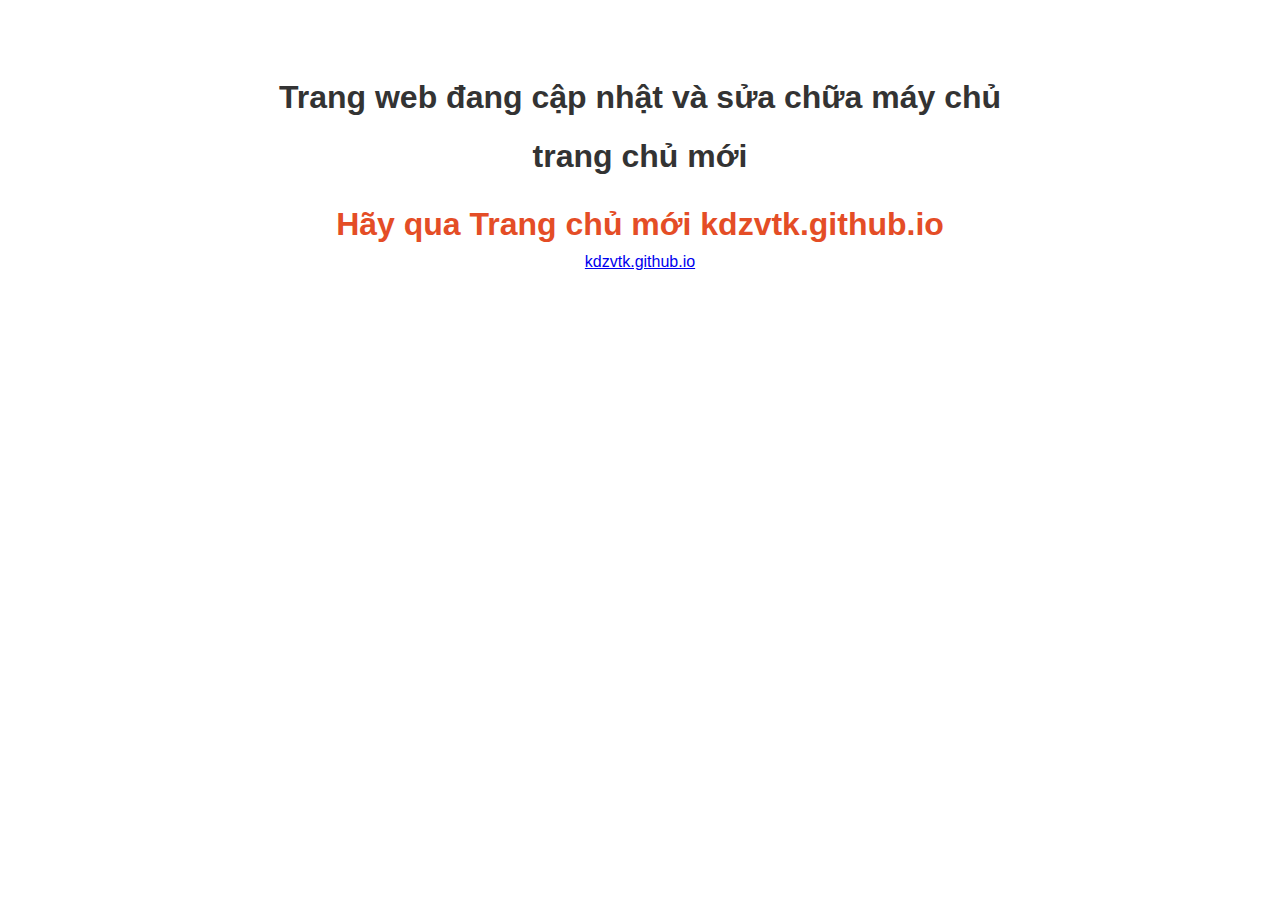
<file: index.html>
<!DOCTYPE html>
<html lang="vi">
<head>
    <meta charset="UTF-8">
    <meta name="viewport" content="width=device-width, initial-scale=1.0">
    <title>Trang web cập nhật</title>
    <style>
        body {
            font-family: 'Arial', sans-serif;
            text-align: center;
            padding: 50px;
        }
        h1 {
            color: #333;
        }
        #countdown {
            font-size: 2em;
            font-weight: bold;
            color: #e44d26;
            margin: 0;
            padding: 10px 0;
        }
    </style>
</head>
<body>

    <h1>Trang web đang cập nhật và sửa chữa máy chủ</h1>
    <h1>trang chủ mới </h1>
    <p id="countdown">Hãy qua Trang chủ mới kdzvtk.github.io</p>

    <!-- Thêm thẻ anchor để chuyển hướng người dùng -->
    <a href="https://kdzvtk-game.github.io" id="newHomePageLink">kdzvtk.github.io</a>

    <script>
        var countDownDate = new Date("February 3, 2024 09:30:00").getTime();

        var x = setInterval(function() {
            var now = new Date().getTime();
            var distance = countDownDate - now;
            var days = Math.floor(distance / (1000 * 60 * 60 * 24));
            var hours = Math.floor((distance % (1000 * 60 * 60 * 24)) / (1000 * 60 * 60));
            var minutes = Math.floor((distance % (1000 * 60 * 60)) / (1000 * 60));
            var seconds = Math.floor((distance % (1000 * 60)) / 1000);

            document.getElementById("countdown").innerHTML = "Còn lại " + days + " ngày " + hours + " giờ " + minutes + " phút " + seconds + " giây ";

            if (distance < 0) {
                clearInterval(x);
                document.getElementById("countdown").innerHTML = "Hãy qua trang chủ mới kdzvtk.github.io";
            }
        }, 1000);
    </script>

</body>
</html>
</file>
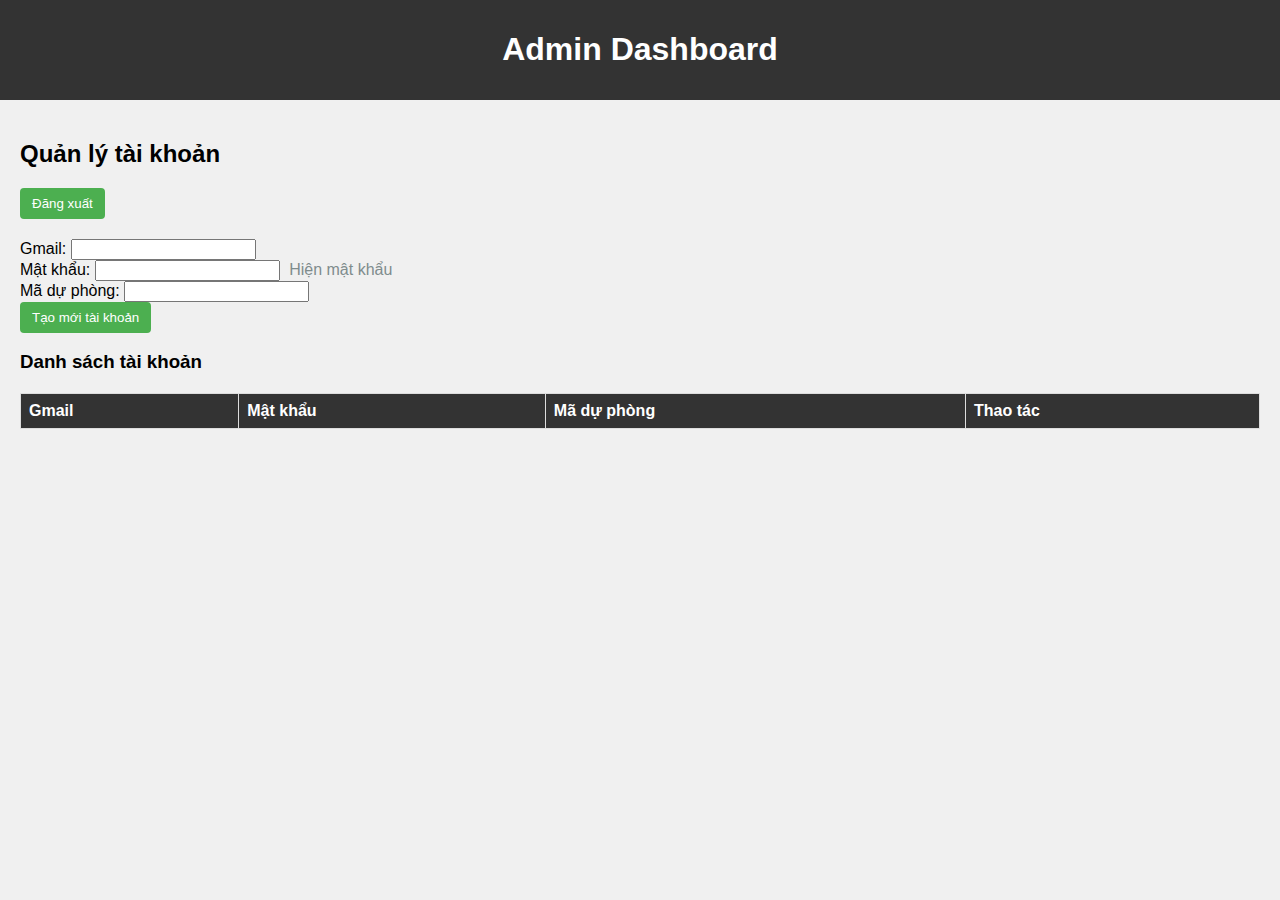
<file: admin.html>
<!DOCTYPE html>
<html lang="vi">
<head>
  <meta charset="UTF-8">
  <meta name="viewport" content="width=device-width, initial-scale=1.0">
  <title>Admin Dashboard</title>
  <style>
    body {
      font-family: Arial, sans-serif;
      background-color: #f0f0f0;
      margin: 0;
    }

    header {
      background-color: #333;
      color: #fff;
      text-align: center;
      padding: 10px;
    }

    main {
      padding: 20px;
    }

    table {
      width: 100%;
      border-collapse: collapse;
      margin-top: 20px;
    }

    th, td {
      border: 1px solid #ddd;
      padding: 8px;
      text-align: left;
    }

    th {
      background-color: #333;
      color: #fff;
    }

    form {
      margin-top: 20px;
    }

    button {
      background-color: #4caf50;
      color: #fff;
      padding: 8px 12px;
      border: none;
      border-radius: 4px;
      cursor: pointer;
    }

    button:hover {
      background-color: #45a049;
    }

    .show-password {
      display: inline-block;
      margin-left: 5px;
      color: #7f8c8d;
      cursor: pointer;
    }
  </style>
</head>
<body>

  <header>
    <h1>Admin Dashboard</h1>
  </header>

  <main>
    <h2>Quản lý tài khoản</h2>

    <button onclick="logout()">Đăng xuất</button>

    <!-- Form tạo mới tài khoản -->
    <form id="createAccountForm" onsubmit="return createAccount()">
      <label for="newGmail">Gmail:</label>
      <input type="email" id="newGmail" required>
      <br>
      <label for="newPassword">Mật khẩu:</label>
      <input type="password" id="newPassword" required>
      <span class="show-password" onclick="togglePassword('newPassword')">Hiện mật khẩu</span>
      <br>
      <label for="verificationCode">Mã dự phòng:</label>
      <input type="text" id="verificationCode" required>
      <br>
      <button type="submit">Tạo mới tài khoản</button>
    </form>

    <!-- Danh sách tài khoản -->
    <h3>Danh sách tài khoản</h3>
    <table>
      <thead>
        <tr>
          <th>Gmail</th>
          <th>Mật khẩu</th>
          <th>Mã dự phòng</th>
          <th>Thao tác</th>
        </tr>
      </thead>
      <tbody id="accountList"></tbody>
    </table>
  </main>

  <script src="admin.js"></script>
</body>
</html>
</file>
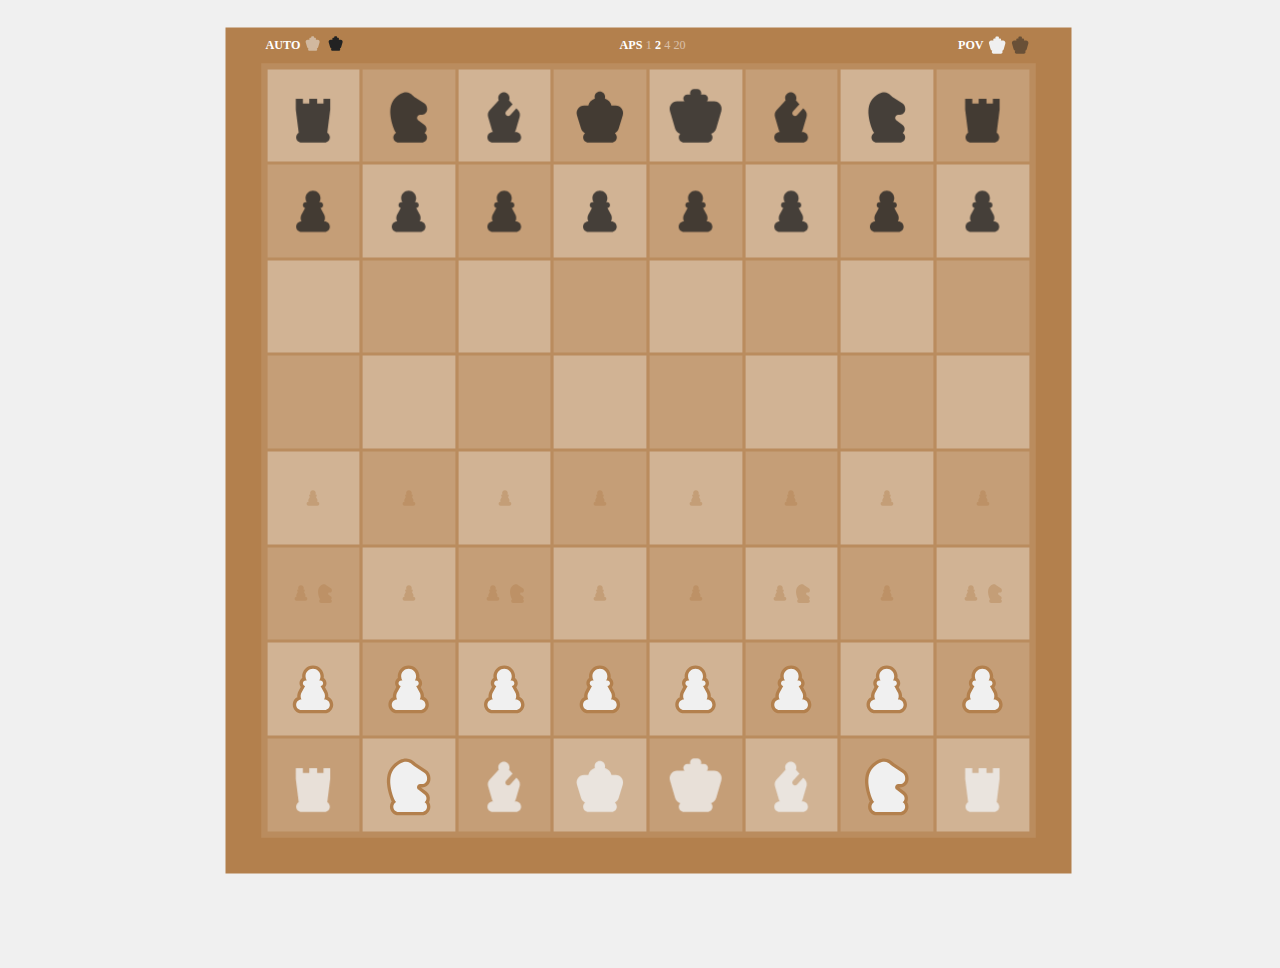
<file: chessai.html>
<!DOCTYPE html>
<html lang="vi" >

<head>

  <meta charset="UTF-8">
  <title>Chess</title>
  <link rel="icon" href="">
  <meta name="viewport" content="width=device-width, initial-scale=1">

  
  <style>
    @import url('https://fonts.googleapis.com/css2?family=The+Nautigal:wght@700&display=swap');
    </style>
<style>
:root {
  --border-width: calc(var(--diameter-tile) / 60);
  --diameter-board: min(85vw, 85vh);
  --diameter-tile: calc(1 / 8 * var(--diameter-board));
  --edge-width: calc((min(100vw, 100vh) - var(--diameter-board)) * 0.3);
  --color-danger: tomato;
  --color-success: #1d83e0;
  --color-white: #f0f0f0;
  --color-black: #222;
  --color-board-hue: 30;
  --color-board-sat: 40%;
  --color-shadow: hsl(var(--color-board-hue), var(--color-board-sat), 50%);
  --color-shadow-lighter: hsl(var(--color-board-hue), var(--color-board-sat), 55%);
  --transition-ease: cubic-bezier(0.25, 1, 0.5, 1);
  --color-background: var(--color-black);
}

aside {
  display: flex;
  justify-content: space-between;
  left: 0;
  position: absolute;
  top: calc(var(--edge-width) * -0.55);
  transform: translateY(-50%);
  width: 100%;
  z-index: 999;
}
aside div {
  align-items: center;
  color: white;
  display: flex;
}
aside div > * {
  align-items: center;
  display: flex;
}
aside div > * + * {
  margin-left: calc(var(--border-width) * 2);
}
aside div h3,
aside div label {
  font-size: calc(var(--edge-width) * 0.3);
  height: calc(var(--edge-width) * 0.3);
  line-height: 1;
  margin-bottom: 0;
  margin-top: 0;
  text-transform: uppercase;
}
aside div label {
  cursor: pointer;
}
aside div input {
  left: -99999px;
  position: absolute;
}

aside div input + * {
  opacity: 0.5;
}
aside div input:checked + * {
  font-weight: bold;
  opacity: 1;
}

aside div svg {
  height: calc(var(--edge-width) * 0.5);
  width: auto;
}

html,
body {
  height: 100%;
}

body {
  background: var(--color-background);
  overflow: hidden;
  transition: background-color 250ms ease-in-out;
}

#view {
  background: var(--color-shadow-lighter);
  box-shadow: 0 0 0 calc(var(--border-width) * 3) var(--color-shadow-lighter),
    0 0 0 var(--edge-width) var(--color-shadow);
  height: var(--diameter-board);
  margin: calc((100vh - var(--diameter-board)) * 0.5)
    calc((100vw - var(--diameter-board)) * 0.5);
  position: relative;
  width: var(--diameter-board);
}

.board {
  display: flex;
  flex-direction: column-reverse;
  height: 100%;
  width: 100%;
}

.board .row {
  display: flex;
  height: var(--diameter-tile);
  width: 100%;
}

.perspective-black .board .row {
  flex-direction: row-reverse;
}

.perspective-black .board {
  flex-direction: column;
}

.board .row .tile {
  background-color: currentcolor;
  border: none;
  box-shadow: inset 0 0 0 var(--border-width) var(--color-shadow-lighter);
  display: flex;
  flex-direction: column;
  height: var(--diameter-tile);
  justify-content: space-between;
  padding: 0;
  position: relative;
  transition: background-color 350ms var(--transition-ease);
  width: var(--diameter-tile);
}

.perspective-black .board .row:nth-child(even) .tile:nth-child(odd),
.perspective-black .board .row:nth-child(odd) .tile:nth-child(even),
.perspective-white .board .row:nth-child(even) .tile:nth-child(even),
.perspective-white .board .row:nth-child(odd) .tile:nth-child(odd) {
  color: hsl(var(--color-board-hue), var(--color-board-sat), 62%);
}

.perspective-black .board .row:nth-child(even) .tile:nth-child(even),
.perspective-black .board .row:nth-child(odd) .tile:nth-child(odd),
.perspective-white .board .row:nth-child(even) .tile:nth-child(odd),
.perspective-white .board .row:nth-child(odd) .tile:nth-child(even) {
  color: hsl(var(--color-board-hue), var(--color-board-sat), 70%);
}

.board .row .tile .move,
.board .row .tile .moves,
.board .row .tile .captures {
  box-sizing: border-box;
  display: flex;
  flex-wrap: wrap;
  height: var(--diameter-tile);
  justify-content: center;
  left: 0;
  padding: calc(var(--diameter-tile) * 0.025);
  position: absolute;
  top: 0;
  width: var(--diameter-tile);
  z-index: 9;
}

.board .row .tile .move,
.board .row .tile .moves {
  align-content: center;
  align-items: center;
}
.board .row .tile .captures {
  align-items: flex-start;
  justify-content: space-between;
}
.board .row .tile:not(.occupied) .captures {
  align-items: center;
  justify-content: center;
}

.board .row .tile > div > svg {
  --stroke: transparent;
  box-sizing: border-box;
  height: var(--di);
  line-height: var(--di);
  width: var(--di);
}

.board .row .tile .move svg {
  --di: calc(var(--diameter-tile) / 4);
  --fill: var(--color-shadow);
}

.board .row .tile .moves svg,
.board .row .tile .captures svg {
  --di: calc(var(--diameter-tile) / 4);
  --fill: var(--color-shadow);
  opacity: 0.4;
}

.board .row .tile.occupied .captures svg { position: absolute; }
.board .row .tile.occupied .captures svg:nth-child(1) { top: 0; left: 0; }
.board .row .tile.occupied .captures svg:nth-child(2) { top: 0; right: 0; }
.board .row .tile.occupied .captures svg:nth-child(3) { bottom: calc(var(--di) * 0.1); left: 0; }
.board .row .tile.occupied .captures svg:nth-child(4) { bottom: calc(var(--di) * 0.1); right: 0; }
.board .row .tile.occupied .captures svg:nth-child(5) { top: calc(50% - var(--di) * 0.55); left: 0; }
.board .row .tile.occupied .captures svg:nth-child(6) { top: calc(50% - var(--di) * 0.55); right: 0; }
.board .row .tile.occupied .captures svg:nth-child(7) { top: 0; left: calc(50% - var(--di) * 0.5); }
.board .row .tile.occupied .captures svg:nth-child(8) { bottom: calc(var(--di) * 0.1); left: calc(50% - var(--di) * 0.5); }

.touching .board .row .tile .moves,
.touching .board .row .tile .captures,
.turn-black .board .row .tile .moves .white,
.turn-black .board .row .tile .captures .white,
.turn-white .board .row .tile .moves .black,
.turn-white .board .row .tile .captures .black {
  display: none;
}

.board .row .tile[class*="highlight-"] .moves,
.board .row .tile[class*="highlight-"] .captures {
  display: none;  
}

button:focus {
  outline: none;
  position: relative;
  z-index: 9;
}

svg {
  --fill: var(--color-black);
  --stroke: var(--color-shadow);
  fill: var(--fill);
}

svg.white { --fill: var(--color-white); }
svg.black { --fill: var(--color-black); }

.pieces {
  display: block;
  height: var(--diameter-board);
  left: 0;
  pointer-events: none;
  position: absolute;
  top: 0;
  width: var(--diameter-board);
  z-index: 99;
}

.pieces .piece.white {
  --pos-row: -1;
}
.pieces .piece.black {
  --pos-row: 8;
}
.pieces .piece {
  --pos-col: 3.5;
  --scale: 0;
  --transition-delay: 0ms;
  --transition-duration: 200ms;
  bottom: 0;
  display: block;
  height: var(--diameter-tile);
  position: absolute;
  left: 0;
  transform: translate(
      calc(var(--pos-col) * 100%),
      calc(var(--pos-row) * -100%)
    )
    translateZ(0);
  transform-origin: 50% 50%;
  transition: all var(--transition-duration) var(--transition-ease)
    var(--transition-delay);
  width: var(--diameter-tile);
}
.perspective-black .pieces .piece {
  transform: translate(
      calc((7 - var(--pos-col)) * 100%),
      calc((7 - var(--pos-row)) * -100%)
    )
    translateZ(0);
}
.pieces .piece svg {
  display: block;
  left: 50%;
  opacity: 1;
  position: absolute;
  top: 50%;
  transform: translate(-50%, -50%) translateZ(0) scale(var(--scale));
  transform-origin: 50% 50%;
  transition: transform var(--transition-duration) var(--transition-ease),
    fill var(--transition-duration) var(--transition-ease),
    opacity var(--transition-duration) var(--transition-ease);
}
.turn-white .pieces .piece:not(.highlight-capture) svg.black,
.turn-black .pieces .piece:not(.highlight-capture) svg.white,
.turn-black .pieces .piece:not(.can-move):not(.can-capture) svg.black,
.turn-white .pieces .piece:not(.can-move):not(.can-capture) svg.white {
  --stroke: transparent;
  opacity: 0.8;
}

@-webkit-keyframes wobble {
  0%, 50%, 100% { transform: translate(-50%, -50%) translateZ(0) scale(1) rotate(0deg); }
  25% { transform: translate(-50%, -50%) translateZ(0) scale(1.1) rotate(-2deg); }
  75% { transform: translate(-50%, -50%) translateZ(0) scale(1.1) rotate(2deg); }
}

@keyframes wobble {
  0%, 50%, 100% { transform: translate(-50%, -50%) translateZ(0) scale(1) rotate(0deg); }
  25% { transform: translate(-50%, -50%) translateZ(0) scale(1.1) rotate(-2deg); }
  75% { transform: translate(-50%, -50%) translateZ(0) scale(1.1) rotate(2deg); }
}
.pieces .piece.highlight-active svg {
  -webkit-animation: wobble 500ms linear infinite;
          animation: wobble 500ms linear infinite;
  --stroke: var(--color-success);
}

.pieces .piece.highlight-capture svg {
  --stroke: var(--color-danger);
}

.piece svg {
  --svg-di: calc(var(--diameter-tile) * 0.666);
  display: block;
  font-weight: bold;
  height: var(--svg-di);
  left: 50%;
  line-height: var(--svg-di);
  position: absolute;
  stroke-linejoin: round;
  text-align: center;
  top: 50%;
  transform: translate(-50%, -50%);
  width: var(--svg-di);
}
</style>

  <script>
  window.console = window.console || function(t) {};
</script>

  
  
  <script>
  if (document.location.search.match(/type=embed/gi)) {
    window.parent.postMessage("resize", "*");
  }
</script>


</head>

<body translate="no" >
  <section id="view">
  <aside>
    <div>
      <h3 title="Autoplay">Auto</h3>
      <label for="white-random"><input type="checkbox" id="white-random" /><svg width="200" height="200" viewBox="0 0 200 200" fill="none" class="white"><use href="#king" /></svg></label>
      <label for="black-random"><input type="checkbox" id="black-random" checked /><svg width="200" height="200" viewBox="0 0 200 200" fill="none" class="black"><use href="#king" /></svg></label>
    </div>
    <div>
      <h3 title="Actions per Second">APS</h3>
      <label for="speed-slow"><input type="radio" name="speed" id="speed-slow" /><span>1</span></label>
      <label for="speed-medium"><input type="radio" name="speed" id="speed-medium" checked /><span>2</span></label>
      <label for="speed-fast"><input type="radio" name="speed" id="speed-fast" /><span>4</span></label>
      <label for="speed-asap"><input type="radio" name="speed" id="speed-asap" /><span>20</span></label>
    </div>
    <div>
      <h3 title="Point of View">POV</h3>
      <label for="white-perspective"><input type="radio" name="perspective" id="white-perspective" checked /><svg width="200" height="200" viewBox="0 0 170 170" fill="none" class="white"><use href="#king" /></svg></label>
      <label for="black-perspective"><input type="radio" name="perspective" id="black-perspective" /><svg width="200" height="200" viewBox="0 0 170 170" fill="none" class="black"><use href="#king" /></svg></label>
    </div>
  </aside>
  <div id="board"></div>
</section>

<svg aria-hidden style="display: none;" width="170" height="170" viewBox="0 0 170 170" fill="none" xmlns="http://www.w3.org/2000/svg">
  <g id="pawn">
    <path fill="var(--stroke)" d="M63.9596 75.8417L71.9157 80.049C73.2376 77.5492 73.3078 74.5734 72.1052 72.0141C70.9025 69.4547 68.5669 67.6094 65.7987 67.0316L63.9596 75.8417ZM53.8303 94.9961L61.7863 99.2034L61.7864 99.2034L53.8303 94.9961ZM53.2512 96.2739L44.7646 93.2777L44.7646 93.2777L53.2512 96.2739ZM54.1798 112V121C57.4071 121 60.3874 119.272 61.9907 116.471C63.5939 113.67 63.5747 110.225 61.9403 107.442L54.1798 112ZM114.82 112L107.06 107.442C105.425 110.225 105.406 113.67 107.009 116.471C108.613 119.272 111.593 121 114.82 121V112ZM115.749 96.2739L124.235 93.2776L124.235 93.2776L115.749 96.2739ZM115.17 94.9961L107.214 99.2034L107.214 99.2034L115.17 94.9961ZM105.111 75.9755L104.388 67.0046C101.37 67.2479 98.6777 68.9917 97.2213 71.6453C95.7649 74.2989 95.74 77.5069 97.1551 80.1828L105.111 75.9755ZM101.706 61L94.1937 56.0436C92.3701 58.8076 92.2116 62.3498 93.7811 65.2657C95.3506 68.1816 98.3945 70 101.706 70V61ZM68.294 61V70C71.6055 70 74.6494 68.1816 76.2189 65.2657C77.7884 62.3498 77.6299 58.8076 75.8063 56.0436L68.294 61ZM56.0036 71.6343L45.8743 90.7887L61.7864 99.2034L71.9157 80.049L56.0036 71.6343ZM45.8743 90.7887C45.5683 91.3674 45.1338 92.2321 44.7646 93.2777L61.7378 99.2702C61.7062 99.3598 61.685 99.4043 61.691 99.3911C61.6938 99.3851 61.7021 99.3674 61.718 99.3356C61.7341 99.3035 61.756 99.2608 61.7863 99.2034L45.8743 90.7887ZM44.7646 93.2777C43.8488 95.8717 40.5174 106.509 46.4192 116.558L61.9403 107.442C61.2075 106.194 60.9315 104.686 61.0138 103C61.0971 101.296 61.5308 99.8565 61.7378 99.2702L44.7646 93.2777ZM54.1798 103H54V121H54.1798V103ZM54 103C41.2975 103 31 113.297 31 126H49C49 123.239 51.2386 121 54 121V103ZM31 126C31 138.703 41.2974 149 54 149V131C51.2386 131 49 128.761 49 126H31ZM54 149H116V131H54V149ZM116 149C128.703 149 139 138.703 139 126H121C121 128.761 118.761 131 116 131V149ZM139 126C139 113.297 128.703 103 116 103V121C118.761 121 121 123.239 121 126H139ZM116 103H114.82V121H116V103ZM122.581 116.558C128.483 106.509 125.151 95.8716 124.235 93.2776L107.262 99.2702C107.469 99.8565 107.903 101.296 107.986 103C108.069 104.686 107.793 106.194 107.06 107.442L122.581 116.558ZM124.235 93.2776C123.866 92.2321 123.432 91.3674 123.126 90.7887L107.214 99.2034C107.244 99.2608 107.266 99.3035 107.282 99.3356C107.298 99.3674 107.306 99.3851 107.309 99.3912C107.315 99.4043 107.294 99.3598 107.262 99.2702L124.235 93.2776ZM123.126 90.7888L113.067 71.7681L97.1551 80.1828L107.214 99.2034L123.126 90.7888ZM103 68.5C103 67.7083 103.607 67.0675 104.388 67.0046L105.835 84.9463C114.328 84.2614 121 77.1644 121 68.5H103ZM104.5 70C103.672 70 103 69.3284 103 68.5H121C121 59.3873 113.613 52 104.5 52V70ZM101.706 70H104.5V52H101.706V70ZM109.218 65.9564C112.241 61.375 114 55.8793 114 50H96C96 52.248 95.3352 54.3134 94.1937 56.0436L109.218 65.9564ZM114 50C114 33.9837 101.016 21 85 21V39C91.0751 39 96 43.9249 96 50H114ZM85 21C68.9837 21 56 33.9837 56 50H74C74 43.9249 78.9249 39 85 39V21ZM56 50C56 55.8793 57.7591 61.375 60.7818 65.9564L75.8063 56.0436C74.6648 54.3134 74 52.248 74 50H56ZM65.5 70H68.294V52H65.5V70ZM67 68.5C67 69.3284 66.3284 70 65.5 70V52C56.3873 52 49 59.3873 49 68.5H67ZM65.7987 67.0316C66.4826 67.1743 67 67.7665 67 68.5H49C49 76.4618 54.6302 83.0882 62.1205 84.6518L65.7987 67.0316Z" />
    <path fill-rule="evenodd" clip-rule="evenodd" d="M63.9596 75.8417L53.8303 94.9961C53.6109 95.4111 53.4075 95.8312 53.2512 96.2739C52.4848 98.4448 50.4371 105.627 54.1798 112H54C46.268 112 40 118.268 40 126C40 133.732 46.268 140 54 140H116C123.732 140 130 133.732 130 126C130 118.268 123.732 112 116 112H114.82C118.563 105.627 116.515 98.4447 115.749 96.2739C115.592 95.8312 115.389 95.4111 115.17 94.9961L105.111 75.9755C108.967 75.6645 112 72.4364 112 68.5C112 64.3579 108.642 61 104.5 61H101.706C103.788 57.8442 105 54.0636 105 50C105 38.9543 96.0457 30 85 30C73.9543 30 65 38.9543 65 50C65 54.0636 66.2119 57.8442 68.294 61H65.5C61.3579 61 58 64.3579 58 68.5C58 72.1142 60.5564 75.1312 63.9596 75.8417Z" />
  </g>

  <g id="rook">
    <path fill="var(--stroke)" d="M96 40H105C105 35.0294 100.971 31 96 31V40ZM75 40V31C70.0294 31 66 35.0294 66 40H75ZM75 53L75 62C77.3869 62 79.6761 61.0518 81.364 59.364C83.0518 57.6761 84 55.387 84 53H75ZM58 53H49C49 57.9706 53.0294 62 58 62L58 53ZM58 40H67C67 35.0294 62.9706 31 58 31V40ZM39 40V31C34.0294 31 30 35.0294 30 40H39ZM39 69H30C30 69.379 30.0239 69.7577 30.0717 70.1337L39 69ZM46.8667 130.951L51.4589 138.691C54.5432 136.861 56.2467 133.375 55.795 129.817L46.8667 130.951ZM123.133 130.951L114.205 129.817C113.753 133.375 115.457 136.861 118.541 138.691L123.133 130.951ZM131 69L139.928 70.1338C139.976 69.7577 140 69.3791 140 69L131 69ZM131 40H140C140 35.0294 135.971 31 131 31V40ZM113 40V31C108.029 31 104 35.0294 104 40H113ZM113 53L113 62C115.387 62 117.676 61.0518 119.364 59.364C121.052 57.6761 122 55.387 122 53H113ZM96 53H87C87 57.9706 91.0294 62 96 62L96 53ZM96 31H75V49H96V31ZM66 40V53H84V40H66ZM75 44L58 44L58 62L75 62L75 44ZM67 53V40H49V53H67ZM58 31H39V49H58V31ZM30 40V69H48V40H30ZM30.0717 70.1337L37.9384 132.085L55.795 129.817L47.9283 67.8663L30.0717 70.1337ZM42.2745 123.211C35.5441 127.204 30.9998 134.566 30.9998 143H48.9998C48.9998 141.18 49.9671 139.576 51.4589 138.691L42.2745 123.211ZM30.9998 143C30.9998 155.703 41.2973 166 53.9998 166V148C51.2384 148 48.9998 145.761 48.9998 143H30.9998ZM53.9998 166H116V148H53.9998V166ZM116 166C128.702 166 139 155.703 139 143H121C121 145.761 118.761 148 116 148V166ZM139 143C139 134.567 134.456 127.204 127.725 123.211L118.541 138.691C120.033 139.576 121 141.18 121 143H139ZM132.061 132.085L139.928 70.1338L122.072 67.8662L114.205 129.817L132.061 132.085ZM140 69V40H122V69H140ZM131 31H113V49H131V31ZM104 40V53H122V40H104ZM113 44L96 44L96 62L113 62L113 44ZM105 53V40H87V53H105Z" />
    <path fill-rule="evenodd" clip-rule="evenodd" d="M96 40H75V53L58 53V40H39V69L46.8667 130.951C42.7556 133.39 39.9998 137.873 39.9998 143C39.9998 150.732 46.2678 157 53.9998 157H116C123.732 157 130 150.732 130 143C130 137.873 127.244 133.39 123.133 130.951L131 69V40H113V53L96 53V40Z" />
  </g>

  
  <g id="knight">
    <path fill="var(--stroke)" d="M49.1052 38.3193L55.4587 44.6937L55.4587 44.6937L49.1052 38.3193ZM94.2401 29.9368L87.874 36.2986L87.8741 36.2987L94.2401 29.9368ZM47.3161 124.557L55.6423 121.14L55.6423 121.14L47.3161 124.557ZM51.766 130.503L55.8329 138.532C58.5612 137.15 60.401 134.477 60.7176 131.435C61.0343 128.393 59.7845 125.399 57.3994 123.484L51.766 130.503ZM127.628 131.204L122.091 124.109C119.79 125.905 118.502 128.705 118.637 131.621C118.773 134.537 120.314 137.207 122.772 138.782L127.628 131.204ZM132.387 123.702L141.165 125.687L141.165 125.687L132.387 123.702ZM127.584 110.339L133.091 103.22L133.091 103.22L127.584 110.339ZM110.576 97.1821L105.069 104.301L105.069 104.301L110.576 97.1821ZM126.76 52.2539L121.858 59.802L121.858 59.802L126.76 52.2539ZM99.5001 34.552L104.402 27.0039L104.402 27.0039L99.5001 34.552ZM94.4956 30.1927L100.866 23.8348L100.866 23.8347L94.4956 30.1927ZM55.4587 44.6937C66.4763 33.7121 74.1214 31.8771 78.4041 32.0063C82.8219 32.1396 86.0037 34.427 87.874 36.2986L100.606 23.575C96.9524 19.9187 89.6658 14.3378 78.9468 14.0145C68.0925 13.6871 55.9323 18.8073 42.7516 31.9449L55.4587 44.6937ZM55.6423 121.14C51.8581 111.919 46.772 97.1895 45.3694 82.2455C43.9517 67.1402 46.4349 53.688 55.4587 44.6937L42.7516 31.9449C28.1598 46.4892 25.8204 66.5842 27.4482 83.9274C29.091 101.432 34.9182 118.052 38.99 127.974L55.6423 121.14ZM57.3994 123.484C56.6293 122.866 56.029 122.082 55.6423 121.14L38.99 127.974C40.5712 131.827 43.0657 135.061 46.1326 137.522L57.3994 123.484ZM53.0838 143C53.0838 141.063 54.183 139.368 55.8329 138.532L47.699 122.475C40.2331 126.256 35.0838 134.019 35.0838 143H53.0838ZM58.0838 148C55.3224 148 53.0838 145.761 53.0838 143H35.0838C35.0838 155.703 45.3812 166 58.0838 166V148ZM120.084 148H58.0838V166H120.084V148ZM125.084 143C125.084 145.761 122.845 148 120.084 148V166C132.786 166 143.084 155.703 143.084 143H125.084ZM122.772 138.782C124.181 139.685 125.084 141.24 125.084 143H143.084C143.084 134.852 138.84 127.7 132.484 123.627L122.772 138.782ZM123.608 121.717C123.387 122.695 122.843 123.522 122.091 124.109L133.165 138.3C137.095 135.233 140 130.837 141.165 125.687L123.608 121.717ZM122.077 117.458C123.372 118.459 123.969 120.121 123.608 121.717L141.165 125.687C143.069 117.265 139.92 108.503 133.091 103.22L122.077 117.458ZM105.069 104.301L122.077 117.458L133.091 103.22L116.083 90.0634L105.069 104.301ZM98.3876 90.6851C98.3876 96.0131 100.855 101.041 105.069 104.301L116.083 90.0634C116.275 90.2123 116.388 90.4418 116.388 90.6851H98.3876ZM115.602 73.471C106.095 73.471 98.3876 81.178 98.3876 90.6851H116.388C116.388 91.1191 116.036 91.471 115.602 91.471V73.471ZM120.815 73.471H115.602V91.471H120.815V73.471ZM125.243 69.0432C125.243 71.4886 123.261 73.471 120.815 73.471V91.471C133.202 91.471 143.243 81.4297 143.243 69.0432H125.243ZM125.243 66.0369V69.0432H143.243V66.0369H125.243ZM121.858 59.802C123.969 61.1731 125.243 63.5195 125.243 66.0369H143.243C143.243 57.4241 138.885 49.3965 131.661 44.7058L121.858 59.802ZM94.5985 42.1001L121.858 59.802L131.661 44.7058L104.402 27.0039L94.5985 42.1001ZM88.1255 36.5506C89.5726 38.0004 91.8096 40.2891 94.5985 42.1001L104.402 27.0039C103.476 26.4028 102.551 25.5233 100.866 23.8348L88.1255 36.5506ZM87.8741 36.2987C87.9569 36.3816 88.04 36.4649 88.1256 36.5506L100.866 23.8347C100.781 23.7498 100.694 23.6625 100.606 23.5749L87.8741 36.2987Z" />
    <path fill-rule="evenodd" clip-rule="evenodd" d="M94.2401 29.9368C88.716 24.409 73.3034 14.2001 49.1052 38.3193C25.4895 61.8579 39.4602 105.414 47.3161 124.557C48.3001 126.955 49.8475 128.963 51.766 130.503C47.208 132.812 44.0838 137.541 44.0838 143C44.0838 150.732 50.3518 157 58.0838 157H120.084C127.816 157 134.084 150.732 134.084 143C134.084 138.046 131.511 133.693 127.628 131.204C129.969 129.378 131.694 126.766 132.387 123.702C133.519 118.693 131.646 113.481 127.584 110.339L110.576 97.1821C108.565 95.6265 107.388 93.2275 107.388 90.6851C107.388 86.1486 111.065 82.471 115.602 82.471H120.815C128.231 82.471 134.243 76.4592 134.243 69.0432V66.0369C134.243 60.4718 131.427 55.2848 126.76 52.2539L99.5001 34.552C97.6428 33.3459 96.0618 31.7619 94.4956 30.1927C94.4104 30.1073 94.3252 30.022 94.2401 29.9368Z" />
  </g>
  
  <g id="bishop">
    <path fill="var(--stroke)" d="M97.7142 44.0856L89.4897 40.4306L87.1055 45.7955L91.0547 50.1396L97.7142 44.0856ZM107.204 54.5248L113.843 60.6014L119.386 54.5454L113.864 48.4708L107.204 54.5248ZM90.0638 73.2519L96.7027 79.3284L96.7027 79.3284L90.0638 73.2519ZM90.5325 83.8481L84.4559 90.4871L84.4559 90.4871L90.5325 83.8481ZM101.129 83.3795L107.768 89.456L107.768 89.456L101.129 83.3795ZM117.337 65.6709L123.997 59.6168L117.36 52.3162L110.698 59.5943L117.337 65.6709ZM122.204 71.0243L115.544 77.0783L115.544 77.0783L122.204 71.0243ZM126.158 88.1953L134.795 90.7267L134.795 90.7267L126.158 88.1953ZM115.792 123.563L107.155 121.031L107.155 121.031L115.792 123.563ZM113.283 128.798L105.902 123.648L96.0296 137.798H113.283V128.798ZM54.7167 128.798V137.798H71.9704L62.0977 123.648L54.7167 128.798ZM52.2081 123.563L60.8447 121.031L60.8447 121.031L52.2081 123.563ZM41.8417 88.1953L33.2051 90.7267L33.2051 90.7267L41.8417 88.1953ZM45.7961 71.0243L52.4556 77.0783L52.4556 77.0783L45.7961 71.0243ZM70.2858 44.0856L76.9453 50.1396L80.8945 45.7955L78.5103 40.4306L70.2858 44.0856ZM105.939 47.7406C107.267 44.7523 108 41.4498 108 38H90C90 38.8832 89.8148 39.6991 89.4897 40.4306L105.939 47.7406ZM113.864 48.4708L104.374 38.0315L91.0547 50.1396L100.545 60.5789L113.864 48.4708ZM96.7027 79.3284L113.843 60.6014L100.565 48.4483L83.4248 67.1754L96.7027 79.3284ZM96.609 77.2092C97.2201 77.7685 97.2621 78.7173 96.7027 79.3284L83.4248 67.1754C77.2722 73.8975 77.7338 84.3345 84.4559 90.4871L96.609 77.2092ZM94.4898 77.3029C95.0491 76.6918 95.9979 76.6499 96.609 77.2092L84.4559 90.4871C91.178 96.6397 101.615 96.1781 107.768 89.456L94.4898 77.3029ZM110.698 59.5943L94.4898 77.3029L107.768 89.456L123.976 71.7474L110.698 59.5943ZM128.863 64.9702L123.997 59.6168L110.678 71.7249L115.544 77.0783L128.863 64.9702ZM134.795 90.7267C137.442 81.6942 135.195 71.9349 128.863 64.9702L115.544 77.0783C117.655 79.3999 118.404 82.653 117.522 85.6638L134.795 90.7267ZM124.429 126.094L134.795 90.7267L117.522 85.6638L107.155 121.031L124.429 126.094ZM120.664 133.948C122.307 131.594 123.591 128.951 124.429 126.094L107.155 121.031C106.874 121.992 106.446 122.869 105.902 123.648L120.664 133.948ZM116 119.798H113.283V137.798H116V119.798ZM139 142.798C139 130.096 128.703 119.798 116 119.798V137.798C118.761 137.798 121 140.037 121 142.798H139ZM116 165.798C128.703 165.798 139 155.501 139 142.798H121C121 145.56 118.761 147.798 116 147.798V165.798ZM54 165.798H116V147.798H54V165.798ZM31 142.798C31 155.501 41.2974 165.798 54 165.798V147.798C51.2386 147.798 49 145.56 49 142.798H31ZM54 119.798C41.2975 119.798 31 130.096 31 142.798H49C49 140.037 51.2386 137.798 54 137.798V119.798ZM54.7167 119.798H54V137.798H54.7167V119.798ZM43.5714 126.094C44.4088 128.951 45.6929 131.594 47.3357 133.948L62.0977 123.648C61.5539 122.869 61.1262 121.992 60.8447 121.031L43.5714 126.094ZM33.2051 90.7267L43.5714 126.094L60.8447 121.031L50.4784 85.6638L33.2051 90.7267ZM39.1366 64.9702C32.8051 71.9349 30.5576 81.6942 33.2051 90.7267L50.4784 85.6638C49.5959 82.653 50.3451 79.3999 52.4556 77.0783L39.1366 64.9702ZM63.6264 38.0315L39.1366 64.9702L52.4556 77.0783L76.9453 50.1396L63.6264 38.0315ZM60 38C60 41.4498 60.7334 44.7523 62.0614 47.7406L78.5103 40.4306C78.1852 39.6991 78 38.8832 78 38H60ZM84 14C70.7452 14 60 24.7452 60 38H78C78 34.6863 80.6863 32 84 32V14ZM108 38C108 24.7452 97.2548 14 84 14V32C87.3137 32 90 34.6863 90 38H108Z" />
    <path fill-rule="evenodd" clip-rule="evenodd" d="M99 38C99 40.1665 98.5407 42.2257 97.7142 44.0856L107.204 54.5248L90.0638 73.2519C87.2671 76.3074 87.477 81.0515 90.5325 83.8481C93.588 86.6448 98.3321 86.435 101.129 83.3795L117.337 65.6709L122.204 71.0243C126.425 75.6674 127.923 82.1736 126.158 88.1953L115.792 123.563C115.233 125.471 114.377 127.231 113.283 128.798H116C123.732 128.798 130 135.066 130 142.798C130 150.53 123.732 156.798 116 156.798H54C46.268 156.798 40 150.53 40 142.798C40 135.066 46.268 128.798 54 128.798H54.7167C53.6234 127.231 52.7675 125.471 52.2081 123.563L41.8417 88.1953C40.0767 82.1736 41.5751 75.6674 45.7961 71.0243L70.2858 44.0856C69.4593 42.2257 69 40.1665 69 38C69 29.7157 75.7157 23 84 23C92.2843 23 99 29.7157 99 38Z" />
  </g>

  <g id="queen">
    <path fill="var(--stroke)" d="M98.3201 39.3222L89.7589 36.5462C88.2688 41.1416 90.6725 46.0937 95.2048 47.7659L98.3201 39.3222ZM71.6799 39.3222L74.7952 47.7659C79.3275 46.0937 81.7312 41.1416 80.2411 36.5462L71.6799 39.3222ZM54.2398 58V67C58.658 67 62.4228 63.7931 63.1253 59.4312L54.2398 58ZM23.8059 83.7931L32.42 81.1862L32.42 81.1862L23.8059 83.7931ZM34.7006 119.793L26.0864 122.4L26.0864 122.4L34.7006 119.793ZM45.4311 132.146L51.1198 139.12C53.5226 137.16 54.7472 134.101 54.3609 131.025C53.9746 127.948 52.0318 125.287 49.2191 123.982L45.4311 132.146ZM124.913 131.982L120.97 123.892C118.183 125.25 116.292 127.947 115.963 131.029C115.635 134.112 116.917 137.147 119.355 139.061L124.913 131.982ZM135.299 119.793L126.685 117.186L126.685 117.186L135.299 119.793ZM146.194 83.7932L137.58 81.1862L137.58 81.1862L146.194 83.7932ZM115.76 58L106.875 59.4312C107.577 63.7931 111.342 67 115.76 67V58ZM90 35C90 35.5543 89.9131 36.0707 89.7589 36.5462L106.881 42.0983C107.61 39.8513 108 37.4624 108 35H90ZM85 30C87.7614 30 90 32.2386 90 35H108C108 22.2975 97.7026 12 85 12V30ZM80 35C80 32.2386 82.2386 30 85 30V12C72.2975 12 62 22.2975 62 35H80ZM80.2411 36.5462C80.0869 36.0707 80 35.5543 80 35H62C62 37.4624 62.3902 39.8513 63.1188 42.0983L80.2411 36.5462ZM63.1253 59.4312C63.7988 55.2498 67.5604 50.4352 74.7952 47.7659L68.5647 30.8786C57.1112 35.1044 47.3444 44.2138 45.3544 56.5688L63.1253 59.4312ZM54.2398 49H42.9485V67H54.2398V49ZM42.9485 49C23.4932 49 9.55633 67.7789 15.1917 86.4001L32.42 81.1862C30.2825 74.123 35.5689 67 42.9485 67V49ZM15.1917 86.4001L26.0864 122.4L43.3148 117.186L32.42 81.1862L15.1917 86.4001ZM26.0864 122.4C28.5395 130.506 34.3182 136.911 41.643 140.31L49.2191 123.982C46.429 122.687 44.2438 120.256 43.3148 117.186L26.0864 122.4ZM39.7423 125.172C34.5896 129.375 31.2741 135.804 31.2741 143H49.2741C49.2741 141.44 49.978 140.051 51.1198 139.12L39.7423 125.172ZM31.2741 143C31.2741 155.703 41.5715 166 54.2741 166V148C51.5127 148 49.2741 145.761 49.2741 143H31.2741ZM54.2741 166H116.274V148H54.2741V166ZM116.274 166C128.977 166 139.274 155.703 139.274 143H121.274C121.274 145.761 119.036 148 116.274 148V166ZM139.274 143C139.274 135.648 135.815 129.099 130.471 124.904L119.355 139.061C120.54 139.991 121.274 141.407 121.274 143H139.274ZM128.856 140.073C135.943 136.619 141.516 130.321 143.914 122.4L126.685 117.186C125.777 120.186 123.67 122.576 120.97 123.892L128.856 140.073ZM143.914 122.4L154.808 86.4001L137.58 81.1862L126.685 117.186L143.914 122.4ZM154.808 86.4001C160.444 67.7789 146.507 49 127.052 49V67C134.431 67 139.718 74.123 137.58 81.1862L154.808 86.4001ZM127.052 49H115.76V67H127.052V49ZM95.2048 47.7659C102.44 50.4352 106.201 55.2498 106.875 59.4312L124.646 56.5688C122.656 44.2138 112.889 35.1044 101.435 30.8786L95.2048 47.7659Z" />
    <path fill-rule="evenodd" clip-rule="evenodd" d="M98.3201 39.3222C98.7615 37.961 99 36.5084 99 35C99 27.268 92.732 21 85 21C77.268 21 71 27.268 71 35C71 36.5084 71.2385 37.961 71.6799 39.3222C62.3358 42.7698 55.5716 49.7318 54.2398 58H42.9485C29.5311 58 19.9194 70.951 23.8059 83.7931L34.7006 119.793C36.3917 125.381 40.3736 129.799 45.4311 132.146C42.2838 134.713 40.2741 138.622 40.2741 143C40.2741 150.732 46.5421 157 54.2741 157H116.274C124.006 157 130.274 150.732 130.274 143C130.274 138.528 128.177 134.545 124.913 131.982C129.807 129.597 133.647 125.254 135.299 119.793L146.194 83.7932C150.081 70.951 140.469 58 127.052 58H115.76C114.428 49.7318 107.664 42.7698 98.3201 39.3222Z" />
  </g>
  
  <g id="king">
    <path fill="var(--stroke)" d="M71.3981 29V38C74.4851 38 77.3566 36.4179 79.0059 33.8085C80.6552 31.1991 80.8521 27.9265 79.5275 25.1382L71.3981 29ZM55.5392 47V56C59.196 56 62.4893 53.7874 63.8715 50.4019C65.2537 47.0165 64.4501 43.1312 61.8383 40.5718L55.5392 47ZM16.8101 72.5915L25.4512 70.0754L25.4512 70.0754L16.8101 72.5915ZM30.4959 119.592L39.137 117.075L39.137 117.075L30.4959 119.592ZM44.3251 133.266L50.7933 139.524C52.9992 137.244 53.8418 133.971 53.011 130.909C52.1801 127.848 49.7986 125.449 46.7427 124.597L44.3251 133.266ZM126.438 133.253L123.999 124.59C120.947 125.449 118.572 127.851 117.747 130.913C116.923 133.974 117.77 137.244 119.978 139.52L126.438 133.253ZM140.22 119.592L148.861 122.108L148.861 122.108L140.22 119.592ZM153.906 72.5915L145.265 70.0753L145.265 70.0753L153.906 72.5915ZM115.236 47L108.937 40.5718C106.325 43.1312 105.522 47.0165 106.904 50.4019C108.286 53.7874 111.579 56 115.236 56V47ZM99.3773 29L91.2479 25.1382C89.9233 27.9265 90.1202 31.1991 91.7695 33.8085C93.4188 36.4179 96.2903 38 99.3773 38V29ZM79.3877 24.5C79.3877 23.6716 80.0593 23 80.8877 23V5C70.1181 5 61.3877 13.7304 61.3877 24.5H79.3877ZM79.5275 25.1382C79.4407 24.9555 79.3877 24.7465 79.3877 24.5H61.3877C61.3877 27.4743 62.0598 30.3168 63.2688 32.8618L79.5275 25.1382ZM71.3981 20H62.8877V38H71.3981V20ZM62.8877 20C52.1181 20 43.3877 28.7304 43.3877 39.5H61.3877C61.3877 38.6716 62.0593 38 62.8877 38V20ZM43.3877 39.5C43.3877 44.9545 45.639 49.8994 49.2401 53.4282L61.8383 40.5718C61.5498 40.2891 61.3877 39.9216 61.3877 39.5H43.3877ZM55.5392 38H36.0125V56H55.5392V38ZM36.0125 38C16.6845 38 2.7653 56.5505 8.16895 75.1077L25.4512 70.0754C23.4015 63.0364 28.6812 56 36.0125 56V38ZM8.16895 75.1077L21.8548 122.108L39.137 117.075L25.4512 70.0754L8.16895 75.1077ZM21.8548 122.108C24.7108 131.916 32.4229 139.291 41.9074 141.936L46.7427 124.597C43.1399 123.592 40.2185 120.789 39.137 117.075L21.8548 122.108ZM37.8569 127.008C33.861 131.139 31.3877 136.79 31.3877 143H49.3877C49.3877 141.646 49.9143 140.433 50.7933 139.524L37.8569 127.008ZM31.3877 143C31.3877 155.703 41.6852 166 54.3877 166V148C51.6263 148 49.3877 145.761 49.3877 143H31.3877ZM54.3877 166H116.388V148H54.3877V166ZM116.388 166C129.09 166 139.388 155.703 139.388 143H121.388C121.388 145.761 119.149 148 116.388 148V166ZM139.388 143C139.388 136.779 136.906 131.119 132.898 126.987L119.978 139.52C120.859 140.429 121.388 141.643 121.388 143H139.388ZM128.876 141.917C138.33 139.256 146.012 131.893 148.861 122.108L131.579 117.075C130.5 120.781 127.59 123.579 123.999 124.59L128.876 141.917ZM148.861 122.108L162.547 75.1077L145.265 70.0753L131.579 117.075L148.861 122.108ZM162.547 75.1077C167.951 56.5504 154.032 38 134.704 38V56C142.035 56 147.315 63.0364 145.265 70.0753L162.547 75.1077ZM134.704 38H115.236V56H134.704V38ZM121.535 53.4282C125.136 49.8994 127.388 44.9545 127.388 39.5H109.388C109.388 39.9216 109.226 40.2891 108.937 40.5718L121.535 53.4282ZM127.388 39.5C127.388 28.7304 118.657 20 107.888 20V38C108.716 38 109.388 38.6716 109.388 39.5H127.388ZM107.888 20H99.3773V38H107.888V20ZM91.3877 24.5C91.3877 24.7465 91.3347 24.9555 91.2479 25.1382L107.507 32.8618C108.716 30.3168 109.388 27.4743 109.388 24.5H91.3877ZM89.8877 23C90.7161 23 91.3877 23.6716 91.3877 24.5H109.388C109.388 13.7304 100.657 5 89.8877 5V23ZM80.8877 23H89.8877V5H80.8877V23Z" />
    <path fill-rule="evenodd" clip-rule="evenodd" d="M80.8877 14C75.0887 14 70.3877 18.701 70.3877 24.5C70.3877 26.1104 70.7502 27.6361 71.3981 29H62.8877C57.0887 29 52.3877 33.701 52.3877 39.5C52.3877 42.438 53.5944 45.0942 55.5392 47H36.0125C22.6829 47 13.0834 59.7934 16.8101 72.5915L30.4959 119.592C32.4647 126.353 37.7814 131.441 44.3251 133.266C41.8876 135.786 40.3877 139.218 40.3877 143C40.3877 150.732 46.6557 157 54.3877 157H116.388C124.12 157 130.388 150.732 130.388 143C130.388 139.211 128.883 135.774 126.438 133.253C132.96 131.417 138.256 126.337 140.22 119.592L153.906 72.5915C157.633 59.7934 148.033 47 134.704 47H115.236C117.181 45.0942 118.388 42.438 118.388 39.5C118.388 33.701 113.687 29 107.888 29H99.3773C100.025 27.6361 100.388 26.1104 100.388 24.5C100.388 18.701 95.6867 14 89.8877 14H80.8877Z" />
  </g>
</svg>

  
      <script id="rendered-js" >
"use strict";
console.clear();
let PIECE_DIR_CALC = 0;
class Utils {
    static colToInt(col) {
        return Board.COLS.indexOf(col);
    }
    static rowToInt(row) {
        return Board.ROWS.indexOf(row);
    }
    static intToCol(int) {
        return Board.COLS[int];
    }
    static intToRow(int) {
        return Board.ROWS[int];
    }
    static getPositionsFromShortCode(shortCode) {
        const positions = Utils.getInitialPiecePositions();
        const overrides = {};
        const defaultPositionMode = shortCode.charAt(0) === "X";
        if (defaultPositionMode) {
            shortCode = shortCode.slice(1);
        }
        shortCode.split(",").forEach((string) => {
            const promoted = string.charAt(0) === "P";
            if (promoted) {
                string = string.slice(1);
            }
            if (defaultPositionMode) {
                const inactive = string.length === 3;
                const id = string.slice(0, 2);
                const col = inactive ? undefined : string.charAt(2);
                const row = inactive ? undefined : string.charAt(3);
                const moves = string.charAt(4) || "1";
                overrides[id] = {
                    col,
                    row,
                    active: !inactive,
                    _moves: parseInt(moves),
                    _promoted: promoted,
                };
            }
            else {
                const moved = string.length >= 4;
                const id = string.slice(0, 2);
                const col = string.charAt(moved ? 2 : 0);
                const row = string.charAt(moved ? 3 : 1);
                const moves = string.charAt(4) || moved ? "1" : "0";
                overrides[id] = { col, row, active: true, _moves: parseInt(moves), _promoted: promoted };
            }
        });
        for (let id in positions) {
            if (overrides[id]) {
                positions[id] = overrides[id];
            }
            else {
                positions[id] = defaultPositionMode ? positions[id] : { active: false };
            }
        }
        return positions;
    }
    static getInitialBoardPieces(parent, pieces) {
        const boardPieces = {};
        const container = document.createElement("div");
        container.className = "pieces";
        parent.appendChild(container);
        for (let pieceId in pieces) {
            const boardPiece = document.createElement("div");
            boardPiece.className = `piece ${pieces[pieceId].data.player.toLowerCase()}`;
            boardPiece.innerHTML = pieces[pieceId].shape();
            container.appendChild(boardPiece);
            boardPieces[pieceId] = boardPiece;
        }
        return boardPieces;
    }
    static getInitialBoardTiles(parent, handler) {
        const tiles = { 1: {}, 2: {}, 3: {}, 4: {}, 5: {}, 6: {}, 7: {}, 8: {} };
        const board = document.createElement("div");
        board.className = "board";
        parent.appendChild(board);
        for (let i = 0; i < 8; i++) {
            const row = document.createElement("div");
            row.className = "row";
            board.appendChild(row);
            for (let j = 0; j < 8; j++) {
                const tile = document.createElement("button");
                tile.className = "tile";
                const r = Utils.intToRow(i);
                const c = Utils.intToCol(j);
                tile.addEventListener("click", () => handler({ row: r, col: c }));
                row.appendChild(tile);
                tiles[r][c] = tile;
            }
        }
        return tiles;
    }
    static getInitialBoardState(construct = () => undefined) {
        const blankRow = () => ({
            A: construct(),
            B: construct(),
            C: construct(),
            D: construct(),
            E: construct(),
            F: construct(),
            G: construct(),
            H: construct(),
        });
        return {
            1: Object.assign({}, blankRow()),
            2: Object.assign({}, blankRow()),
            3: Object.assign({}, blankRow()),
            4: Object.assign({}, blankRow()),
            5: Object.assign({}, blankRow()),
            6: Object.assign({}, blankRow()),
            7: Object.assign({}, blankRow()),
            8: Object.assign({}, blankRow()),
        };
    }
    static getInitialPiecePositions() {
        return {
            A8: { active: true, row: "8", col: "A" },
            B8: { active: true, row: "8", col: "B" },
            C8: { active: true, row: "8", col: "C" },
            D8: { active: true, row: "8", col: "D" },
            E8: { active: true, row: "8", col: "E" },
            F8: { active: true, row: "8", col: "F" },
            G8: { active: true, row: "8", col: "G" },
            H8: { active: true, row: "8", col: "H" },
            A7: { active: true, row: "7", col: "A" },
            B7: { active: true, row: "7", col: "B" },
            C7: { active: true, row: "7", col: "C" },
            D7: { active: true, row: "7", col: "D" },
            E7: { active: true, row: "7", col: "E" },
            F7: { active: true, row: "7", col: "F" },
            G7: { active: true, row: "7", col: "G" },
            H7: { active: true, row: "7", col: "H" },
            A2: { active: true, row: "2", col: "A" },
            B2: { active: true, row: "2", col: "B" },
            C2: { active: true, row: "2", col: "C" },
            D2: { active: true, row: "2", col: "D" },
            E2: { active: true, row: "2", col: "E" },
            F2: { active: true, row: "2", col: "F" },
            G2: { active: true, row: "2", col: "G" },
            H2: { active: true, row: "2", col: "H" },
            A1: { active: true, row: "1", col: "A" },
            B1: { active: true, row: "1", col: "B" },
            C1: { active: true, row: "1", col: "C" },
            D1: { active: true, row: "1", col: "D" },
            E1: { active: true, row: "1", col: "E" },
            F1: { active: true, row: "1", col: "F" },
            G1: { active: true, row: "1", col: "G" },
            H1: { active: true, row: "1", col: "H" },
        };
    }
    static getInitialPieces() {
        return {
            A8: new Piece({ id: "A8", player: "BLACK", type: "ROOK" }),
            B8: new Piece({ id: "B8", player: "BLACK", type: "KNIGHT" }),
            C8: new Piece({ id: "C8", player: "BLACK", type: "BISHOP" }),
            D8: new Piece({ id: "D8", player: "BLACK", type: "QUEEN" }),
            E8: new Piece({ id: "E8", player: "BLACK", type: "KING" }),
            F8: new Piece({ id: "F8", player: "BLACK", type: "BISHOP" }),
            G8: new Piece({ id: "G8", player: "BLACK", type: "KNIGHT" }),
            H8: new Piece({ id: "H8", player: "BLACK", type: "ROOK" }),
            A7: new Piece({ id: "A7", player: "BLACK", type: "PAWN" }),
            B7: new Piece({ id: "B7", player: "BLACK", type: "PAWN" }),
            C7: new Piece({ id: "C7", player: "BLACK", type: "PAWN" }),
            D7: new Piece({ id: "D7", player: "BLACK", type: "PAWN" }),
            E7: new Piece({ id: "E7", player: "BLACK", type: "PAWN" }),
            F7: new Piece({ id: "F7", player: "BLACK", type: "PAWN" }),
            G7: new Piece({ id: "G7", player: "BLACK", type: "PAWN" }),
            H7: new Piece({ id: "H7", player: "BLACK", type: "PAWN" }),
            A2: new Piece({ id: "A2", player: "WHITE", type: "PAWN" }),
            B2: new Piece({ id: "B2", player: "WHITE", type: "PAWN" }),
            C2: new Piece({ id: "C2", player: "WHITE", type: "PAWN" }),
            D2: new Piece({ id: "D2", player: "WHITE", type: "PAWN" }),
            E2: new Piece({ id: "E2", player: "WHITE", type: "PAWN" }),
            F2: new Piece({ id: "F2", player: "WHITE", type: "PAWN" }),
            G2: new Piece({ id: "G2", player: "WHITE", type: "PAWN" }),
            H2: new Piece({ id: "H2", player: "WHITE", type: "PAWN" }),
            A1: new Piece({ id: "A1", player: "WHITE", type: "ROOK" }),
            B1: new Piece({ id: "B1", player: "WHITE", type: "KNIGHT" }),
            C1: new Piece({ id: "C1", player: "WHITE", type: "BISHOP" }),
            D1: new Piece({ id: "D1", player: "WHITE", type: "QUEEN" }),
            E1: new Piece({ id: "E1", player: "WHITE", type: "KING" }),
            F1: new Piece({ id: "F1", player: "WHITE", type: "BISHOP" }),
            G1: new Piece({ id: "G1", player: "WHITE", type: "KNIGHT" }),
            H1: new Piece({ id: "H1", player: "WHITE", type: "ROOK" }),
        };
    }
}
class Shape {
    static shape(player, piece) {
        return `<svg class="${player}" width="170" height="170" viewBox="0 0 170 170" fill="none" xmlns="http://www.w3.org/2000/svg">
      <use href="#${piece}" />
    </svg>`;
    }
    static shapeBishop(player) {
        return Shape.shape(player, "bishop");
    }
    static shapeKing(player) {
        return Shape.shape(player, "king");
    }
    static shapeKnight(player) {
        return Shape.shape(player, "knight");
    }
    static shapePawn(player) {
        return Shape.shape(player, "pawn");
    }
    static shapeQueen(player) {
        return Shape.shape(player, "queen");
    }
    static shapeRook(player) {
        return Shape.shape(player, "rook");
    }
}
class Constraints {
    static generate(args, resultingChecks) {
        let method;
        const { piecePositions, piece } = args;
        if (piecePositions[piece.data.id].active) {
            switch (piece.data.type) {
                case "BISHOP":
                    method = Constraints.constraintsBishop;
                    break;
                case "KING":
                    method = Constraints.constraintsKing;
                    break;
                case "KNIGHT":
                    method = Constraints.constraintsKnight;
                    break;
                case "PAWN":
                    method = Constraints.constraintsPawn;
                    break;
                case "QUEEN":
                    method = Constraints.constraintsQueen;
                    break;
                case "ROOK":
                    method = Constraints.constraintsRook;
                    break;
            }
        }
        const result = method ? method(args) : { moves: [], captures: [] };
        if (resultingChecks) {
            const moveIndex = args.moveIndex + 1;
            result.moves = result.moves.filter((location) => !resultingChecks({ piece, location, capture: false, moveIndex }).length);
            result.captures = result.captures.filter((location) => !resultingChecks({ piece, location, capture: true, moveIndex }).length);
        }
        return result;
    }
    static constraintsBishop(args) {
        return Constraints.constraintsDiagonal(args);
    }
    static constraintsDiagonal(args) {
        const response = { moves: [], captures: [] };
        const { piece } = args;
        Constraints.runUntil(piece.dirNW.bind(piece), response, args);
        Constraints.runUntil(piece.dirNE.bind(piece), response, args);
        Constraints.runUntil(piece.dirSW.bind(piece), response, args);
        Constraints.runUntil(piece.dirSE.bind(piece), response, args);
        return response;
    }
    static constraintsKing(args) {
        const { piece, kingCastles, piecePositions } = args;
        const moves = [];
        const captures = [];
        const locations = [
            piece.dirN(1, piecePositions),
            piece.dirNE(1, piecePositions),
            piece.dirE(1, piecePositions),
            piece.dirSE(1, piecePositions),
            piece.dirS(1, piecePositions),
            piece.dirSW(1, piecePositions),
            piece.dirW(1, piecePositions),
            piece.dirNW(1, piecePositions),
        ];
        if (kingCastles) {
            const castles = kingCastles(piece);
            castles.forEach((position) => moves.push(position));
        }
        locations.forEach((location) => {
            const value = Constraints.relationshipToTile(location, args);
            if (value === "BLANK") {
                moves.push(location);
            }
            else if (value === "ENEMY") {
                captures.push(location);
            }
        });
        return { moves, captures };
    }
    static constraintsKnight(args) {
        const { piece, piecePositions } = args;
        const moves = [];
        const captures = [];
        const locations = [
            piece.dir(1, 2, piecePositions),
            piece.dir(1, -2, piecePositions),
            piece.dir(2, 1, piecePositions),
            piece.dir(2, -1, piecePositions),
            piece.dir(-1, 2, piecePositions),
            piece.dir(-1, -2, piecePositions),
            piece.dir(-2, 1, piecePositions),
            piece.dir(-2, -1, piecePositions),
        ];
        locations.forEach((location) => {
            const value = Constraints.relationshipToTile(location, args);
            if (value === "BLANK") {
                moves.push(location);
            }
            else if (value === "ENEMY") {
                captures.push(location);
            }
        });
        return { moves, captures };
    }
    static constraintsOrthangonal(args) {
        const { piece } = args;
        const response = { moves: [], captures: [] };
        Constraints.runUntil(piece.dirN.bind(piece), response, args);
        Constraints.runUntil(piece.dirE.bind(piece), response, args);
        Constraints.runUntil(piece.dirS.bind(piece), response, args);
        Constraints.runUntil(piece.dirW.bind(piece), response, args);
        return response;
    }
    static constraintsPawn(args) {
        const { piece, piecePositions } = args;
        const moves = [];
        const captures = [];
        const locationN1 = piece.dirN(1, piecePositions);
        const locationN2 = piece.dirN(2, piecePositions);
        if (Constraints.relationshipToTile(locationN1, args) === "BLANK") {
            moves.push(locationN1);
            if (!piece.moves.length && Constraints.relationshipToTile(locationN2, args) === "BLANK") {
                moves.push(locationN2);
            }
        }
        [
            [piece.dirNW(1, piecePositions), piece.dirW(1, piecePositions)],
            [piece.dirNE(1, piecePositions), piece.dirE(1, piecePositions)],
        ].forEach(([location, enPassant]) => {
            const standardCaptureRelationship = Constraints.relationshipToTile(location, args);
            const enPassantCaptureRelationship = Constraints.relationshipToTile(enPassant, args);
            if (standardCaptureRelationship === "ENEMY") {
                captures.push(location);
            }
            else if (piece.moves.length > 0 && enPassantCaptureRelationship === "ENEMY") {
                const enPassantRow = enPassant.row === (piece.playerWhite() ? "5" : "4");
                const other = Constraints.locationToPiece(enPassant, args);
                if (enPassantRow && other && other.data.type === "PAWN") {
                    if (other.moves.length === 1 && other.moves[0] === args.moveIndex - 1) {
                        location.capture = Object.assign({}, enPassant);
                        captures.push(location);
                    }
                }
            }
        });
        return { moves, captures };
    }
    static constraintsQueen(args) {
        const diagonal = Constraints.constraintsDiagonal(args);
        const orthagonal = Constraints.constraintsOrthangonal(args);
        return {
            moves: diagonal.moves.concat(orthagonal.moves),
            captures: diagonal.captures.concat(orthagonal.captures),
        };
    }
    static constraintsRook(args) {
        return Constraints.constraintsOrthangonal(args);
    }
    static locationToPiece(location, args) {
        if (!location) {
            return undefined;
        }
        const { state, pieces } = args;
        const row = state[location.row];
        const occupyingId = row === undefined ? undefined : row[location.col];
        return pieces[occupyingId];
    }
    static relationshipToTile(location, args) {
        if (!location) {
            return undefined;
        }
        const { piece } = args;
        const occupying = Constraints.locationToPiece(location, args);
        if (occupying) {
            return occupying.data.player === piece.data.player ? "FRIEND" : "ENEMY";
        }
        else {
            return "BLANK";
        }
    }
    static runUntil(locationFunction, response, args) {
        const { piecePositions } = args;
        let inc = 1;
        let location = locationFunction(inc++, piecePositions);
        while (location) {
            let abort = false;
            const relations = Constraints.relationshipToTile(location, args);
            if (relations === "ENEMY") {
                response.captures.push(location);
                abort = true;
            }
            else if (relations === "FRIEND") {
                abort = true;
            }
            else {
                response.moves.push(location);
            }
            if (abort) {
                location = undefined;
            }
            else {
                location = locationFunction(inc++, piecePositions);
            }
        }
    }
}
class Piece {
    constructor(data) {
        this.moves = [];
        this.promoted = false;
        this.updateShape = false;
        this.data = data;
    }
    get orientation() {
        return this.data.player === "BLACK" ? -1 : 1;
    }
    dirN(steps, positions) {
        return this.dir(steps, 0, positions);
    }
    dirS(steps, positions) {
        return this.dir(-steps, 0, positions);
    }
    dirW(steps, positions) {
        return this.dir(0, -steps, positions);
    }
    dirE(steps, positions) {
        return this.dir(0, steps, positions);
    }
    dirNW(steps, positions) {
        return this.dir(steps, -steps, positions);
    }
    dirNE(steps, positions) {
        return this.dir(steps, steps, positions);
    }
    dirSW(steps, positions) {
        return this.dir(-steps, -steps, positions);
    }
    dirSE(steps, positions) {
        return this.dir(-steps, steps, positions);
    }
    dir(stepsRow, stepsColumn, positions) {
        PIECE_DIR_CALC++;
        const row = Utils.rowToInt(positions[this.data.id].row) + this.orientation * stepsRow;
        const col = Utils.colToInt(positions[this.data.id].col) + this.orientation * stepsColumn;
        if (row >= 0 && row <= 7 && col >= 0 && col <= 7) {
            return { row: Utils.intToRow(row), col: Utils.intToCol(col) };
        }
        return undefined;
    }
    move(moveIndex) {
        this.moves.push(moveIndex);
    }
    options(moveIndex, state, pieces, piecePositions, resultingChecks, kingCastles) {
        return Constraints.generate({ moveIndex, state, piece: this, pieces, piecePositions, kingCastles }, resultingChecks);
    }
    playerBlack() {
        return this.data.player === "BLACK";
    }
    playerWhite() {
        return this.data.player === "WHITE";
    }
    promote(type = "QUEEN") {
        this.data.type = type;
        this.promoted = true;
        this.updateShape = true;
    }
    shape() {
        const player = this.data.player.toLowerCase();
        switch (this.data.type) {
            case "BISHOP":
                return Shape.shapeBishop(player);
            case "KING":
                return Shape.shapeKing(player);
            case "KNIGHT":
                return Shape.shapeKnight(player);
            case "PAWN":
                return Shape.shapePawn(player);
            case "QUEEN":
                return Shape.shapeQueen(player);
            case "ROOK":
                return Shape.shapeRook(player);
        }
    }
}
class Board {
    constructor(pieces, piecePositions) {
        this.checksBlack = [];
        this.checksWhite = [];
        this.piecesTilesCaptures = {};
        this.piecesTilesMoves = {};
        this.tilesPiecesBlackCaptures = Utils.getInitialBoardState(() => []);
        this.tilesPiecesBlackMoves = Utils.getInitialBoardState(() => []);
        this.tilesPiecesWhiteCaptures = Utils.getInitialBoardState(() => []);
        this.tilesPiecesWhiteMoves = Utils.getInitialBoardState(() => []);
        this.pieceIdsBlack = [];
        this.pieceIdsWhite = [];
        this.state = Utils.getInitialBoardState();
        this.pieces = pieces;
        for (let id in pieces) {
            if (pieces[id].playerWhite()) {
                this.pieceIdsWhite.push(id);
            }
            else {
                this.pieceIdsBlack.push(id);
            }
        }
        this.initializePositions(piecePositions);
    }
    initializePositions(piecePositions) {
        this.piecePositions = piecePositions;
        this.initializeState();
        this.piecesUpdate(0);
    }
    initializeState() {
        for (let pieceId in this.pieces) {
            const { row, col, active, _moves, _promoted } = this.piecePositions[pieceId];
            if (_moves) {
                delete this.piecePositions[pieceId]._moves;
                // TODO: come back to this
                // this.pieces[pieceId].moves = new Array(_moves);
            }
            if (_promoted) {
                delete this.piecePositions[pieceId]._promoted;
                this.pieces[pieceId].promote();
            }
            if (active) {
                this.state[row] = this.state[row] || [];
                this.state[row][col] = pieceId;
            }
        }
    }
    kingCastles(king) {
        const castles = [];
        // king has to not have moved
        if (king.moves.length) {
            return castles;
        }
        const kingIsWhite = king.playerWhite();
        const moves = kingIsWhite ? this.tilesPiecesBlackMoves : this.tilesPiecesWhiteMoves;
        const checkPositions = (row, rookCol, castles) => {
            const cols = rookCol === "A" ? ["D", "C", "B"] : ["F", "G"];
            // rook has to not have moved
            const rookId = `${rookCol}${row}`;
            const rook = this.pieces[rookId];
            const { active } = this.piecePositions[rookId];
            if (active && rook.moves.length === 0) {
                let canCastle = true;
                cols.forEach((col) => {
                    // each tile has to be empty
                    if (this.state[row][col]) {
                        canCastle = false;
                        // each tile cant be in the path of the other team
                    }
                    else if (moves[row][col].length) {
                        canCastle = false;
                    }
                });
                if (canCastle) {
                    castles.push({ col: cols[1], row, castles: rookCol });
                }
            }
        };
        const row = kingIsWhite ? "1" : "8";
        if (!this.pieces[`A${row}`].moves.length) {
            checkPositions(row, "A", castles);
        }
        if (!this.pieces[`H${row}`].moves.length) {
            checkPositions(row, "H", castles);
        }
        return castles;
    }
    kingCheckStates(kingPosition, captures, piecePositions) {
        const { col, row } = kingPosition;
        return captures[row][col].map((id) => piecePositions[id]).filter((pos) => pos.active);
    }
    pieceCalculateMoves(pieceId, moveIndex, state, piecePositions, piecesTilesCaptures, piecesTilesMoves, tilesPiecesCaptures, tilesPiecesMoves, resultingChecks, kingCastles) {
        const { captures, moves } = this.pieces[pieceId].options(moveIndex, state, this.pieces, piecePositions, resultingChecks, kingCastles);
        piecesTilesCaptures[pieceId] = Array.from(captures);
        piecesTilesMoves[pieceId] = Array.from(moves);
        captures.forEach(({ col, row }) => tilesPiecesCaptures[row][col].push(pieceId));
        moves.forEach(({ col, row }) => tilesPiecesMoves[row][col].push(pieceId));
    }
    pieceCapture(piece) {
        const pieceId = piece.data.id;
        const { col, row } = this.piecePositions[pieceId];
        this.state[row][col] = undefined;
        delete this.piecePositions[pieceId].col;
        delete this.piecePositions[pieceId].row;
        this.piecePositions[pieceId].active = false;
    }
    pieceMove(piece, location) {
        const pieceId = piece.data.id;
        const { row, col } = this.piecePositions[pieceId];
        this.state[row][col] = undefined;
        this.state[location.row][location.col] = pieceId;
        this.piecePositions[pieceId].row = location.row;
        this.piecePositions[pieceId].col = location.col;
        if (piece.data.type === "PAWN" && (location.row === "8" || location.row === "1")) {
            piece.promote();
        }
    }
    piecesUpdate(moveIndex) {
        this.tilesPiecesBlackCaptures = Utils.getInitialBoardState(() => []);
        this.tilesPiecesBlackMoves = Utils.getInitialBoardState(() => []);
        this.tilesPiecesWhiteCaptures = Utils.getInitialBoardState(() => []);
        this.tilesPiecesWhiteMoves = Utils.getInitialBoardState(() => []);
        this.pieceIdsBlack.forEach((id) => this.pieceCalculateMoves(id, moveIndex, this.state, this.piecePositions, this.piecesTilesCaptures, this.piecesTilesMoves, this.tilesPiecesBlackCaptures, this.tilesPiecesBlackMoves, this.resultingChecks.bind(this), this.kingCastles.bind(this)));
        this.pieceIdsWhite.forEach((id) => this.pieceCalculateMoves(id, moveIndex, this.state, this.piecePositions, this.piecesTilesCaptures, this.piecesTilesMoves, this.tilesPiecesWhiteCaptures, this.tilesPiecesWhiteMoves, this.resultingChecks.bind(this), this.kingCastles.bind(this)));
        this.checksBlack = this.kingCheckStates(this.piecePositions.E1, this.tilesPiecesBlackCaptures, this.piecePositions);
        this.checksWhite = this.kingCheckStates(this.piecePositions.E8, this.tilesPiecesWhiteCaptures, this.piecePositions);
    }
    resultingChecks({ piece, location, capture, moveIndex }) {
        const tilesPiecesCaptures = Utils.getInitialBoardState(() => []);
        const tilesPiecesMoves = Utils.getInitialBoardState(() => []);
        const piecesTilesCaptures = {};
        const piecesTilesMoves = {};
        const state = JSON.parse(JSON.stringify(this.state));
        const piecePositions = JSON.parse(JSON.stringify(this.piecePositions));
        if (capture) {
            const loc = location.capture || location;
            const capturedId = state[loc.row][loc.col];
            if (this.pieces[capturedId].data.type === "KING") {
                // this is a checking move
            }
            else {
                delete piecePositions[capturedId].col;
                delete piecePositions[capturedId].row;
                piecePositions[capturedId].active = false;
            }
        }
        const pieceId = piece.data.id;
        const { row, col } = piecePositions[pieceId];
        state[row][col] = undefined;
        state[location.row][location.col] = pieceId;
        piecePositions[pieceId].row = location.row;
        piecePositions[pieceId].col = location.col;
        const ids = piece.playerWhite() ? this.pieceIdsBlack : this.pieceIdsWhite;
        const king = piece.playerWhite() ? piecePositions.E1 : piecePositions.E8;
        ids.forEach((id) => this.pieceCalculateMoves(id, moveIndex, state, piecePositions, piecesTilesCaptures, piecesTilesMoves, tilesPiecesCaptures, tilesPiecesMoves));
        return this.kingCheckStates(king, tilesPiecesCaptures, piecePositions);
    }
    tileEach(callback) {
        Board.ROWS.forEach((row) => {
            Board.COLS.forEach((col) => {
                const piece = this.tileFind({ row, col });
                const moves = piece ? this.piecesTilesMoves[piece.data.id] : undefined;
                const captures = piece ? this.piecesTilesCaptures[piece.data.id] : undefined;
                callback({ row, col }, piece, moves, captures);
            });
        });
    }
    tileFind({ row, col }) {
        const id = this.state[row][col];
        return this.pieces[id];
    }
    toShortCode() {
        const positionsAbsolute = [];
        const positionsDefaults = [];
        for (let id in this.piecePositions) {
            const { active, col, row } = this.piecePositions[id];
            const pos = `${col}${row}`;
            const moves = this.pieces[id].moves;
            const promotedCode = this.pieces[id].promoted ? "P" : "";
            const movesCode = moves > 9 ? "9" : moves > 1 ? moves.toString() : "";
            if (active) {
                positionsAbsolute.push(`${promotedCode}${id}${id === pos ? "" : pos}${movesCode}`);
                if (id !== pos || moves > 0) {
                    positionsDefaults.push(`${promotedCode}${id}${pos}${movesCode}`);
                }
            }
            else {
                if (id !== "BQ" && id !== "WQ") {
                    positionsDefaults.push(`${promotedCode}${id}X`);
                }
            }
        }
        const pA = positionsAbsolute.join(",");
        const pD = positionsDefaults.join(",");
        return pA.length > pD.length ? `X${pD}` : pA;
    }
}
Board.COLS = ["A", "B", "C", "D", "E", "F", "G", "H"];
Board.ROWS = ["1", "2", "3", "4", "5", "6", "7", "8"];
class Game {
    constructor(pieces, piecePositions, turn = "WHITE") {
        this.active = null;
        this.activePieceOptions = [];
        this.moveIndex = 0;
        this.moves = [];
        this.turn = turn;
        this.board = new Board(pieces, piecePositions);
    }
    activate(location) {
        const tilePiece = this.board.tileFind(location);
        if (tilePiece && !this.active && tilePiece.data.player !== this.turn) {
            this.active = null;
            return { type: "INVALID" };
            // a piece is active rn
        }
        else if (this.active) {
            const activePieceId = this.active.data.id;
            this.active = null;
            const validatedPosition = this.activePieceOptions.find((option) => option.col === location.col && option.row === location.row);
            const positionIsValid = !!validatedPosition;
            this.activePieceOptions = [];
            const capturePiece = (validatedPosition === null || validatedPosition === void 0 ? void 0 : validatedPosition.capture) ? this.board.tileFind(validatedPosition.capture) : tilePiece;
            // a piece is on the tile
            if (capturePiece) {
                const capturedPieceId = capturePiece.data.id;
                // cancelling the selected piece on invalid location
                if (capturedPieceId === activePieceId) {
                    return { type: "CANCEL" };
                }
                else if (positionIsValid) {
                    // capturing the selected piece
                    this.capture(activePieceId, capturedPieceId, location);
                    return {
                        type: "CAPTURE",
                        activePieceId,
                        capturedPieceId,
                        captures: [location],
                    };
                    // cancel
                }
                else if (capturePiece.data.player !== this.turn) {
                    return { type: "CANCEL" };
                }
                else {
                    // proceed to TOUCH or CANCEL
                }
            }
            else if (positionIsValid) {
                // moving will return castled if that happens (only two move)
                const castledId = this.move(activePieceId, location);
                return { type: "MOVE", activePieceId, moves: [location], castledId };
                // invalid spot. cancel.
            }
            else {
                return { type: "CANCEL" };
            }
        }
        // no piece selected or new CANCEL + TOUCH
        if (tilePiece) {
            const tilePieceId = tilePiece.data.id;
            const moves = this.board.piecesTilesMoves[tilePieceId];
            const captures = this.board.piecesTilesCaptures[tilePieceId];
            if (!moves.length && !captures.length) {
                return { type: "INVALID" };
            }
            this.active = tilePiece;
            this.activePieceOptions = moves.concat(captures);
            return { type: "TOUCH", captures, moves, activePieceId: tilePieceId };
            // cancelling
        }
        else {
            this.activePieceOptions = [];
            return { type: "CANCEL" };
        }
    }
    capture(capturingPieceId, capturedPieceId, location) {
        const captured = this.board.pieces[capturedPieceId];
        this.board.pieceCapture(captured);
        this.move(capturingPieceId, location, true);
    }
    handleCastling(piece, location) {
        if (piece.data.type !== "KING" ||
            piece.moves.length ||
            location.row !== (piece.playerWhite() ? "1" : "8") ||
            (location.col !== "C" && location.col !== "G")) {
            return;
        }
        return `${location.col === "C" ? "A" : "H"}${location.row}`;
    }
    move(pieceId, location, capture = false) {
        const piece = this.board.pieces[pieceId];
        const castledId = this.handleCastling(piece, location);
        piece.move(this.moveIndex);
        if (castledId) {
            const castled = this.board.pieces[castledId];
            castled.move(this.moveIndex);
            this.board.pieceMove(castled, { col: location.col === "C" ? "D" : "F", row: location.row });
            this.moves.push(`${pieceId}O${location.col}${location.row}`);
        }
        else {
            this.moves.push(`${pieceId}${capture ? "x" : ""}${location.col}${location.row}`);
        }
        this.moveIndex++;
        this.board.pieceMove(piece, location);
        this.turn = this.turn === "WHITE" ? "BLACK" : "WHITE";
        this.board.piecesUpdate(this.moveIndex);
        const state = this.moveResultState();
        console.log(state);
        if (!state.moves && !state.captures) {
            alert(state.stalemate ? "Stalemate!" : `${this.turn === "WHITE" ? "Black" : "White"} Wins!`);
        }
        return castledId;
    }
    moveResultState() {
        let movesWhite = 0;
        let capturesWhite = 0;
        let movesBlack = 0;
        let capturesBlack = 0;
        this.board.tileEach(({ row, col }) => {
            movesWhite += this.board.tilesPiecesWhiteMoves[row][col].length;
            capturesWhite += this.board.tilesPiecesWhiteCaptures[row][col].length;
            movesBlack += this.board.tilesPiecesBlackMoves[row][col].length;
            capturesBlack += this.board.tilesPiecesBlackCaptures[row][col].length;
        });
        const activeBlack = this.board.pieceIdsBlack.filter((pieceId) => this.board.piecePositions[pieceId].active).length;
        const activeWhite = this.board.pieceIdsWhite.filter((pieceId) => this.board.piecePositions[pieceId].active).length;
        const moves = this.turn === "WHITE" ? movesWhite : movesBlack;
        const captures = this.turn === "WHITE" ? capturesWhite : capturesBlack;
        const noMoves = movesWhite + capturesWhite + movesBlack + capturesBlack === 0;
        const checked = !!this.board[this.turn === "WHITE" ? "checksBlack" : "checksWhite"].length;
        const onlyKings = activeBlack === 1 && activeWhite === 1;
        const stalemate = onlyKings || noMoves || ((moves + captures === 0) && !checked);
        const code = this.board.toShortCode();
        return { turn: this.turn, checked, moves, captures, code, stalemate };
    }
    randomMove() {
        if (this.active) {
            if (this.activePieceOptions.length) {
                const { col, row } = this.activePieceOptions[Math.floor(Math.random() * this.activePieceOptions.length)];
                return { col, row };
            }
            else {
                const { col, row } = this.board.piecePositions[this.active.data.id];
                return { col, row };
            }
        }
        else {
            const ids = this.turn === "WHITE" ? this.board.pieceIdsWhite : this.board.pieceIdsBlack;
            const positions = ids.map((pieceId) => {
                const moves = this.board.piecesTilesMoves[pieceId];
                const captures = this.board.piecesTilesCaptures[pieceId];
                return (moves.length || captures.length) ? this.board.piecePositions[pieceId] : undefined;
            }).filter((position) => position === null || position === void 0 ? void 0 : position.active);
            const remaining = positions[Math.floor(Math.random() * positions.length)];
            const { col, row } = remaining || { col: "E", row: "1" };
            return { col, row };
        }
    }
}
class View {
    constructor(element, game, perspective) {
        this.element = element;
        this.game = game;
        this.setPerspective(perspective || this.game.turn);
        this.tiles = Utils.getInitialBoardTiles(this.element, this.handleTileClick.bind(this));
        this.pieces = Utils.getInitialBoardPieces(this.element, this.game.board.pieces);
        this.drawPiecePositions();
    }
    drawActivePiece(activePieceId) {
        const { row, col } = this.game.board.piecePositions[activePieceId];
        this.tiles[row][col].classList.add("highlight-active");
        this.pieces[activePieceId].classList.add("highlight-active");
    }
    drawCapturedPiece(capturedPieceId) {
        const piece = this.pieces[capturedPieceId];
        piece.style.setProperty("--transition-delay", "var(--transition-duration)");
        piece.style.removeProperty("--pos-col");
        piece.style.removeProperty("--pos-row");
        piece.style.setProperty("--scale", "0");
    }
    drawPiecePositions(moves = [], moveInner = "") {
        document.body.style.setProperty("--color-background", `var(--color-${this.game.turn.toLowerCase()}`);
        const other = this.game.turn === "WHITE" ? "turn-black" : "turn-white";
        const current = this.game.turn === "WHITE" ? "turn-white" : "turn-black";
        this.element.classList.add(current);
        this.element.classList.remove(other);
        if (moves.length) {
            this.element.classList.add("touching");
        }
        else {
            this.element.classList.remove("touching");
        }
        const key = (row, col) => `${row}-${col}`;
        const moveKeys = moves.map(({ row, col }) => key(row, col));
        this.game.board.tileEach(({ row, col }, piece, pieceMoves, pieceCaptures) => {
            const tileElement = this.tiles[row][col];
            const move = moveKeys.includes(key(row, col)) ? moveInner : "";
            const format = (id, className) => this.game.board.pieces[id].shape();
            tileElement.innerHTML = `
        <div class="move">${move}</div>
        <div class="moves">
          ${this.game.board.tilesPiecesBlackMoves[row][col].map((id) => format(id, "black")).join("")}
          ${this.game.board.tilesPiecesWhiteMoves[row][col].map((id) => format(id, "white")).join("")}
        </div>
        <div class="captures">
          ${this.game.board.tilesPiecesBlackCaptures[row][col].map((id) => format(id, "black")).join("")}
          ${this.game.board.tilesPiecesWhiteCaptures[row][col].map((id) => format(id, "white")).join("")}
        </div>
      `;
            if (piece) {
                tileElement.classList.add("occupied");
                const pieceElement = this.pieces[piece.data.id];
                pieceElement.style.setProperty("--pos-col", Utils.colToInt(col).toString());
                pieceElement.style.setProperty("--pos-row", Utils.rowToInt(row).toString());
                pieceElement.style.setProperty("--scale", "1");
                pieceElement.classList[(pieceMoves === null || pieceMoves === void 0 ? void 0 : pieceMoves.length) ? "add" : "remove"]("can-move");
                pieceElement.classList[(pieceCaptures === null || pieceCaptures === void 0 ? void 0 : pieceCaptures.length) ? "add" : "remove"]("can-capture");
                if (piece.updateShape) {
                    piece.updateShape = false;
                    pieceElement.innerHTML = piece.shape();
                }
            }
            else {
                tileElement.classList.remove("occupied");
            }
        });
    }
    drawPositions(moves, captures) {
        moves === null || moves === void 0 ? void 0 : moves.forEach(({ row, col }) => {
            var _a, _b;
            this.tiles[row][col].classList.add("highlight-move");
            (_b = this.pieces[(_a = this.game.board.tileFind({ row, col })) === null || _a === void 0 ? void 0 : _a.data.id]) === null || _b === void 0 ? void 0 : _b.classList.add("highlight-move");
        });
        captures === null || captures === void 0 ? void 0 : captures.forEach(({ row, col, capture }) => {
            var _a, _b;
            if (capture) {
                row = capture.row;
                col = capture.col;
            }
            this.tiles[row][col].classList.add("highlight-capture");
            (_b = this.pieces[(_a = this.game.board.tileFind({ row, col })) === null || _a === void 0 ? void 0 : _a.data.id]) === null || _b === void 0 ? void 0 : _b.classList.add("highlight-capture");
        });
    }
    drawResetClassNames() {
        document.querySelectorAll(".highlight-active").forEach((element) => element.classList.remove("highlight-active"));
        document.querySelectorAll(".highlight-capture").forEach((element) => element.classList.remove("highlight-capture"));
        document.querySelectorAll(".highlight-move").forEach((element) => element.classList.remove("highlight-move"));
    }
    handleTileClick(location) {
        const { activePieceId, capturedPieceId, moves = [], captures = [], type } = this.game.activate(location);
        this.drawResetClassNames();
        if (type === "TOUCH") {
            const enPassant = captures.find((capture) => !!capture.capture);
            const passingMoves = enPassant ? moves.concat([enPassant]) : moves;
            this.drawPiecePositions(passingMoves, this.game.board.pieces[activePieceId].shape());
        }
        else {
            this.drawPiecePositions();
        }
        if (type === "CANCEL" || type === "INVALID") {
            return;
        }
        if (type === "MOVE" || type === "CAPTURE") {
        }
        else {
            this.drawActivePiece(activePieceId);
        }
        if (type === "TOUCH") {
            this.drawPositions(moves, captures);
        }
        else if (type === "CAPTURE") {
            this.drawCapturedPiece(capturedPieceId);
        }
        // crazy town
        // this.setPerspective(this.game.turn);
    }
    setPerspective(perspective) {
        const other = perspective === "WHITE" ? "perspective-black" : "perspective-white";
        const current = perspective === "WHITE" ? "perspective-white" : "perspective-black";
        this.element.classList.add(current);
        this.element.classList.remove(other);
    }
}
class Control {
    constructor(game, view) {
        this.inputSpeedAsap = document.getElementById("speed-asap");
        this.inputSpeedFast = document.getElementById("speed-fast");
        this.inputSpeedMedium = document.getElementById("speed-medium");
        this.inputSpeedSlow = document.getElementById("speed-slow");
        this.inputRandomBlack = document.getElementById("black-random");
        this.inputRandomWhite = document.getElementById("white-random");
        this.inputPerspectiveBlack = document.getElementById("black-perspective");
        this.inputPerspectiveWhite = document.getElementById("white-perspective");
        this.game = game;
        this.view = view;
        this.inputPerspectiveBlack.addEventListener("change", this.updateViewPerspective.bind(this));
        this.inputPerspectiveWhite.addEventListener("change", this.updateViewPerspective.bind(this));
        this.updateViewPerspective();
    }
    get speed() {
        if (this.inputSpeedAsap.checked) {
            return 50;
        }
        if (this.inputSpeedFast.checked) {
            return 250;
        }
        if (this.inputSpeedMedium.checked) {
            return 500;
        }
        if (this.inputSpeedSlow.checked) {
            return 1000;
        }
    }
    autoplay() {
        const input = this.game.turn === "WHITE" ? this.inputRandomWhite : this.inputRandomBlack;
        if (!input.checked) {
            setTimeout(this.autoplay.bind(this), this.speed);
            return;
        }
        const position = this.game.randomMove();
        this.view.handleTileClick(position);
        setTimeout(this.autoplay.bind(this), this.speed);
    }
    updateViewPerspective() {
        this.view.setPerspective(this.inputPerspectiveBlack.checked ? "BLACK" : "WHITE");
    }
}
const DEMOS = {
    castle1: "XD8B3,B1X,C1X,D1X,F1X,G1X",
    castle2: "XD8B3,B1X,C1X,C2X,D1X,F1X,G1X",
    castle3: "XD8E3,B1X,C1X,F2X,D1X,F1X,G1X",
    promote1: "E1,E8,C2C7",
    promote2: "E1,E8E7,PC2C8",
    start: "XE7E6,F7F5,D2D4,E2E5",
    test2: "C8E2,E8,G8H1,D7E4,H7H3,PA2H7,PB2G7,D2D6,E2E39,A1H2,E1B3",
    test: "C8E2,E8,G8H1,D7E4,H7H3,D1H7,PB2G7,D2D6,E2E39,A1H2,E1B3",
};
const initialPositions = Utils.getInitialPiecePositions();
// const initialPositions = Utils.getPositionsFromShortCode(DEMOS.castle1);
const initialTurn = "WHITE";
const perspective = "WHITE";
const game = new Game(Utils.getInitialPieces(), initialPositions, initialTurn);
const view = new View(document.getElementById("board"), game, perspective);
const control = new Control(game, view);
control.autoplay();
//# sourceURL=javachess.js
    </script>

  

</body>

</html>
</file>
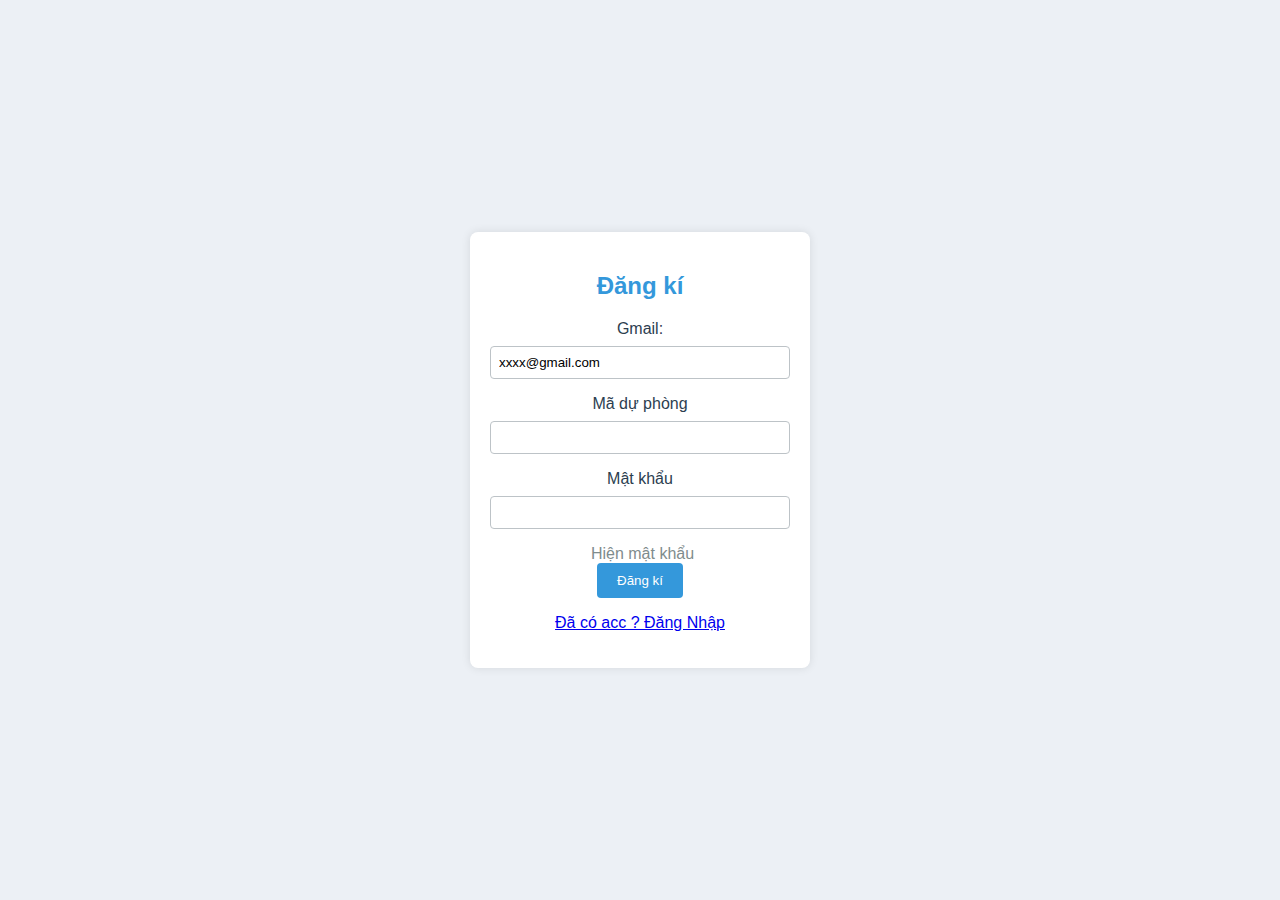
<file: dangki.html>
<!DOCTYPE html>
<html lang="vi">
<head>
  <meta charset="UTF-8">
  <meta name="viewport" content="width=device-width, initial-scale=1.0">
  <title>Login and Register</title>
  <style>
        body {
      font-family: Arial, sans-serif;
      background-color: #ecf0f5;
      display: flex;
      justify-content: center;
      align-items: center;
      height: 100vh;
      margin: 0;
    }

    #loginForm, #registerForm {
      background-color: #fff;
      padding: 20px;
      border-radius: 8px;
      box-shadow: 0 0 10px rgba(0, 0, 0, 0.1);
      text-align: center;
    }

    h2 {
      color: #3498db;
    }

    label {
      display: block;
      margin-bottom: 8px;
      color: #2c3e50;
    }

    input {
      width: 100%;
      padding: 8px;
      margin-bottom: 16px;
      box-sizing: border-box;
      border: 1px solid #bdc3c7;
      border-radius: 4px;
    }

    button {
      background-color: #3498db;
      color: #fff;
      padding: 10px 20px;
      border: none;
      border-radius: 4px;
      cursor: pointer;
    }

    button:hover {
      background-color: #2980b9;
    }

    .error {
      color: #e74c3c;
    }

    .success {
      color: #2ecc71;
    }

    #loginForm, #registerForm {
      width: 300px;
    }

    .show-password {
      display: inline-block;
      margin-left: 5px;
      color: #7f8c8d;
      cursor: pointer;
    }

    #loginGmail, #registerGmail {
      margin-bottom: 16px;
    }
  </style>
</head>
  <body>

    <div id="registerForm">
        <h2>Đăng kí</h2>
        <p id="registerMessage" class="error"></p>
        <form onsubmit="return register()">
          <label for="registerGmail">Gmail:</label>
          <input type="email" id="registerGmail" required>
          <br>
          <label for="verifyCode">Mã dự phòng</label>
          <input type="text" id="verifyCode" required>
          <br>
          <label for="registerPassword">Mật khẩu</label>
          <input type="password" id="registerPassword" required>
          <span class="show-password" onclick="togglePassword('registerPassword')">Hiện mật khẩu</span>
          <br>
          <button type="submit">Đăng kí</button>
          <p><a href="#dangnhap" onclick="login()">Đã có acc ? Đăng Nhập</a></p>
        </form>
        <p id="registerMessage" class="error"></p>
      </div>

  </body>
  <script src="dangki.js"></script>
</html>
</file>
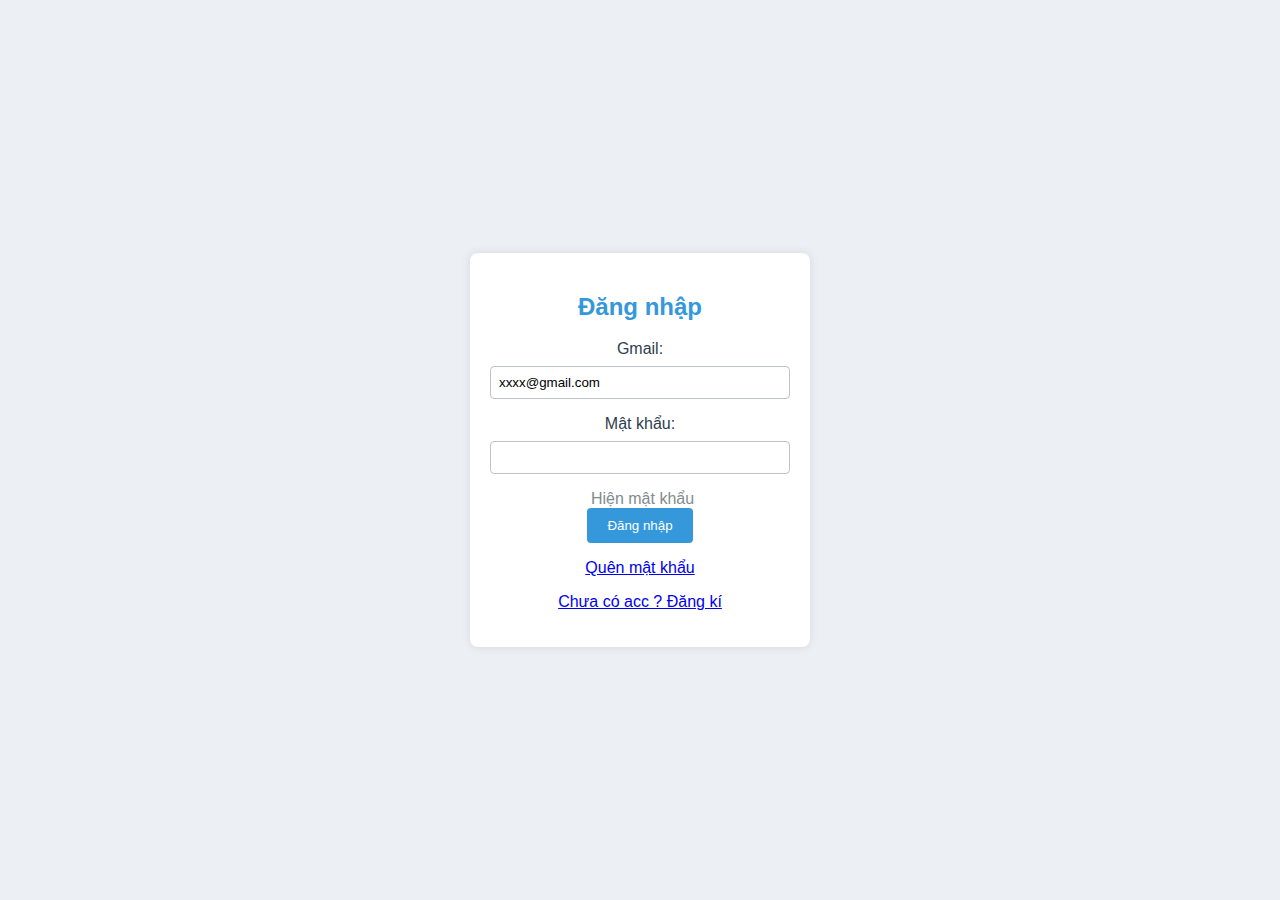
<file: dangnhap.html>
<!DOCTYPE html>
<html lang="vi">
<head>
  <meta charset="UTF-8">
  <meta name="viewport" content="width=device-width, initial-scale=1.0">
  <title>Login and Register</title>
  <style>
    body {
      font-family: Arial, sans-serif;
      background-color: #ecf0f5;
      display: flex;
      justify-content: center;
      align-items: center;
      height: 100vh;
      margin: 0;
    }

    #loginForm, #registerForm {
      background-color: #fff;
      padding: 20px;
      border-radius: 8px;
      box-shadow: 0 0 10px rgba(0, 0, 0, 0.1);
      text-align: center;
    }

    h2 {
      color: #3498db;
    }

    label {
      display: block;
      margin-bottom: 8px;
      color: #2c3e50;
    }

    input {
      width: 100%;
      padding: 8px;
      margin-bottom: 16px;
      box-sizing: border-box;
      border: 1px solid #bdc3c7;
      border-radius: 4px;
    }

    button {
      background-color: #3498db;
      color: #fff;
      padding: 10px 20px;
      border: none;
      border-radius: 4px;
      cursor: pointer;
    }

    button:hover {
      background-color: #2980b9;
    }

    .error {
      color: #e74c3c;
    }

    .success {
      color: #2ecc71;
    }

    #loginForm, #registerForm {
      width: 300px;
    }

    .show-password {
      display: inline-block;
      margin-left: 5px;
      color: #7f8c8d;
      cursor: pointer;
    }

    #loginGmail, #registerGmail {
      margin-bottom: 16px;
    }
  </style>
</head>
  <body>

    <div id="loginForm">
        <h2>Đăng nhập</h2>
        <form onsubmit="return login()">
        <label for="loginGmail">Gmail:</label>
        <input type="email" id="loginGmail" required>
        <br>
        <label for="loginPassword">Mật khẩu:</label>
        <input type="password" id="loginPassword" required>
        <span class="show-password" onclick="togglePassword('loginPassword')">Hiện mật khẩu</span>
        <br>
        <button type="submit">Đăng nhập</button>
        </form>
        <p id="loginMessage" class="error"></p>
        <p><a href="#ForgotPassword" onclick="showForgotPasswordForm()">Quên mật khẩu</a></p>
        <p><a href="#dangki" onclick="signin()">Chưa có acc ? Đăng kí</a></p>
    </div>
    <div id="forgotPasswordForm" style="display: none;">
        <h2>Quên mật khẩu</h2>
        <form onsubmit="return resetPassword()">
          <label for="forgotPasswordGmail">Gmail:</label>
          <input type="email" id="forgotPasswordGmail" required>
          <br>
          <label for="forgotPasswordCode">Mã dự phòng</label>
          <input type="text" id="forgotPasswordCode" required>
          <br>
          <label for="forgotPasswordNewPassword">Mật khẩu mới</label>
          <input type="password" id="forgotPasswordNewPassword" required>
          <span class="show-password" onclick="togglePassword('forgotPasswordNewPassword')">Hiện mật khẩu</span>
          <br>
          <button type="submit">Đổi mật khẩu</button>
        </form>
        <p id="forgotPasswordMessage" class="error"></p>
        <button onclick="goToLoginForm()">Về lại trang đăng nhập</button>
      </div>
  </body>
  <script src="dangnhap.js"></script>
</html>
</file>
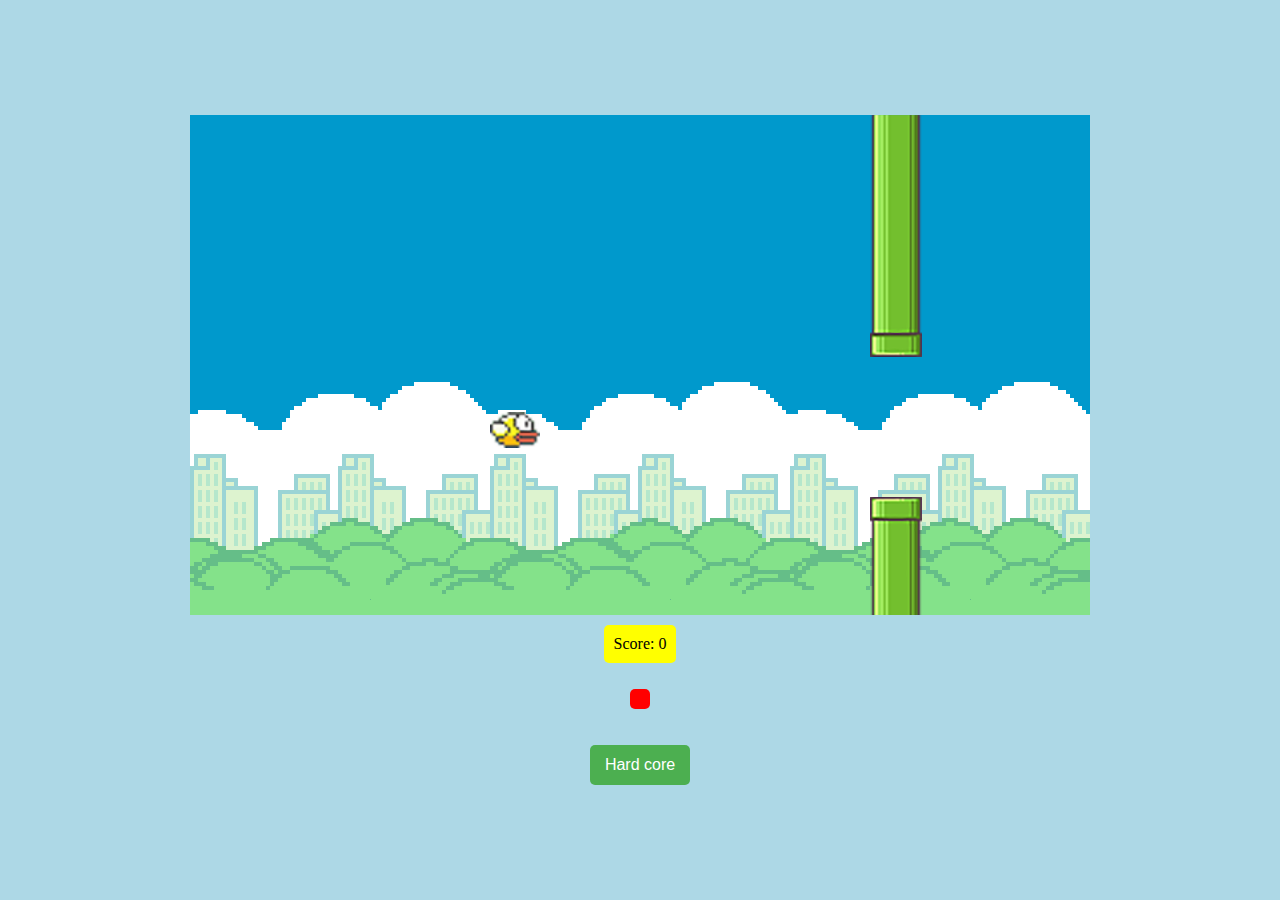
<file: flappybird.html>
<!DOCTYPE html>
<html lang="vi">
<head>
    <meta charset="UTF-8">
    <meta name="viewport" content="width=device-width, initial-scale=1.0">
    <title>Flappy Bird</title>
    <style>
        body {
            margin: 0;
            overflow: hidden;
            display: flex;
            flex-direction: column;
            justify-content: center;
            align-items: center;
            height: 100vh;
            background-color: #ADD8E6; /* Màu xanh dương nhạt */
        }
        #back-button {
            width: 100px;
            height: 40px;
            background-color: #4CAF50;
            color: white;
            border: none;
            border-radius: 5px;
            cursor: pointer;
            font-size: 16px;
            margin-top: 20px;
        }
        #score, #message {
            background-color: yellow;
            padding: 10px;
            border-radius: 5px;
            margin-top: 10px;
            text-align: center;
        }
        #message {
            background-color: red;
            color: white;
        }
    </style>
</head>
<body>
    <canvas id="gamezone" width="900" height="500"></canvas>
    <p id="score">Score: 0</p>
    <p id="message"></p>
    <button id="back-button" onclick="resetGame()">Hard core</button>
    <script src="flappybird.js"></script>
</body>
</html>
</file>
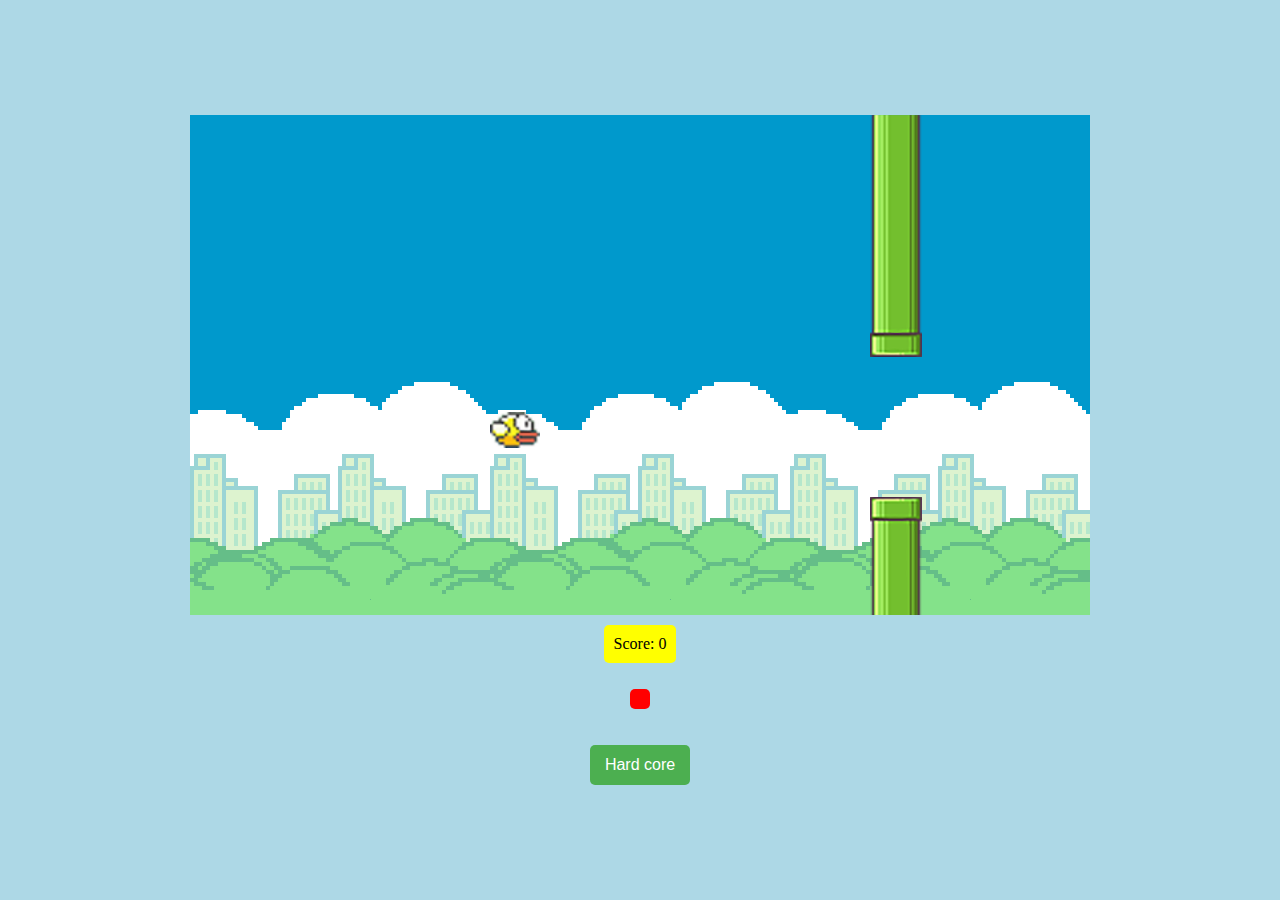
<file: gameflappybird.html>
<!DOCTYPE html>
<html lang="en">
<head>
    <meta charset="UTF-8">
    <meta name="viewport" content="width=device-width, initial-scale=1.0">
    <title>Flappy Bird</title>
    <style>
        body {
            margin: 0;
            overflow: hidden;
            display: flex;
            flex-direction: column;
            justify-content: center;
            align-items: center;
            height: 100vh;
            background-color: #ADD8E6; /* Màu xanh dương nhạt */
        }
        #back-button {
            width: 100px;
            height: 40px;
            background-color: #4CAF50;
            color: white;
            border: none;
            border-radius: 5px;
            cursor: pointer;
            font-size: 16px;
            margin-top: 20px;
        }
        #score, #message {
            background-color: yellow;
            padding: 10px;
            border-radius: 5px;
            margin-top: 10px;
            text-align: center;
        }
        #message {
            background-color: red;
            color: white;
        }
    </style>
</head>
<body>
    <canvas id="gamezone" width="900" height="500"></canvas>
    <p id="score">Score: 0</p>
    <p id="message"></p>
    <button id="back-button" onclick="resetGame()">Hard core</button>
    <script src="flappybird.js"></script>
</body>
</html>
</file>
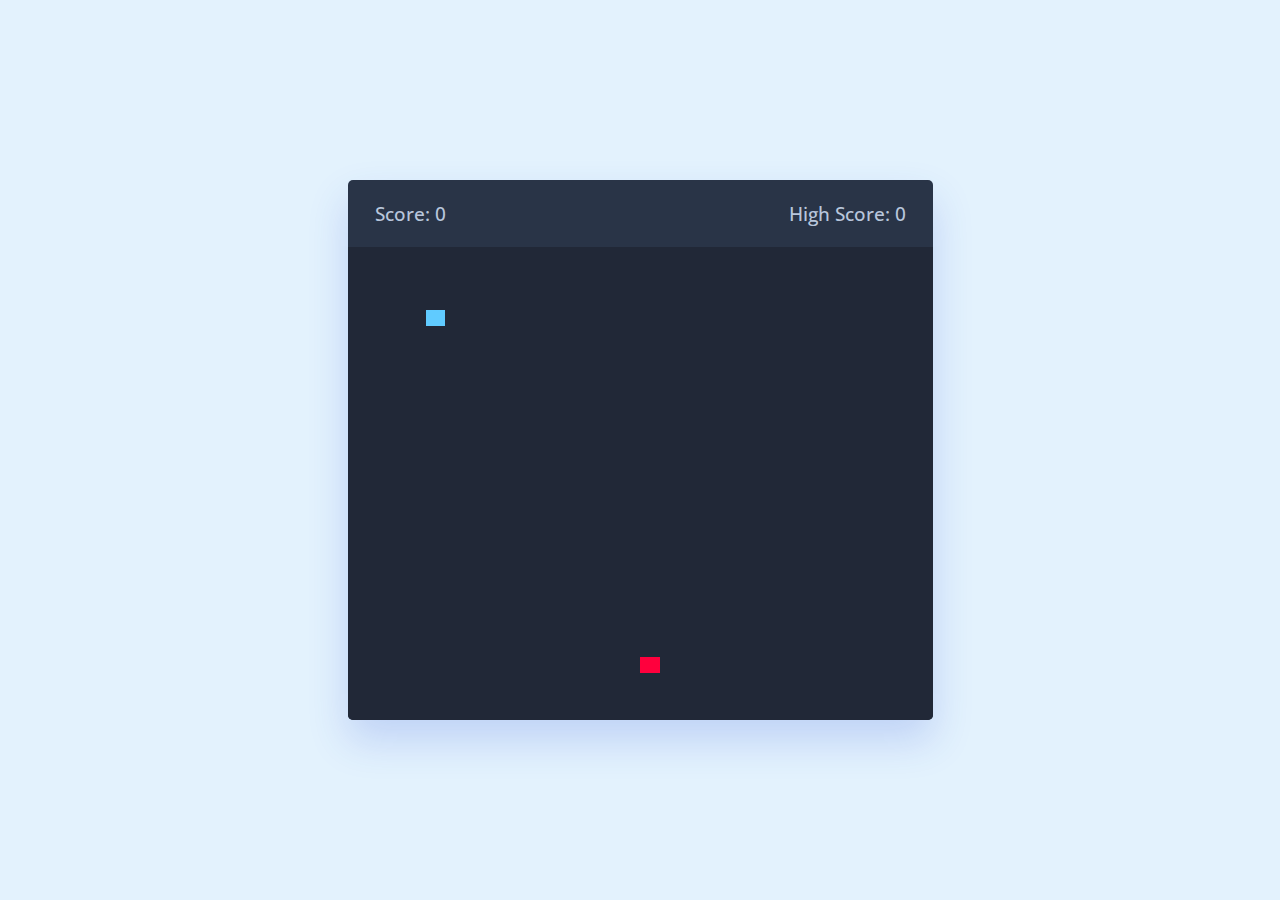
<file: ransanmoi.html>
<!DOCTYPE html>
<html lang="vi" dir="ltr">
  <head>
    <meta charset="utf-8">
    <title>Rắn săn mồi</title>
    <link rel="stylesheet" href="ransanmoi.css">
    <meta name="viewport" content="width=device-width, initial-scale=1.0">
    <link rel="stylesheet" href="https://cdnjs.cloudflare.com/ajax/libs/font-awesome/6.3.0/css/all.min.css">
    <script src="ransanmoi.js" defer></script>
  </head>
  <body>
    <div class="wrapper">
      <div class="game-details">
        <span class="score">Score: 0</span>
        <span class="high-score">High Score: 0</span>
      </div>
      <div class="play-board"></div>
      <div class="controls">
        <i data-key="ArrowLeft" class="fa-solid fa-arrow-left-long"></i>
        <i data-key="ArrowUp" class="fa-solid fa-arrow-up-long"></i>
        <i data-key="ArrowRight" class="fa-solid fa-arrow-right-long"></i>
        <i data-key="ArrowDown" class="fa-solid fa-arrow-down-long"></i>
      </div>
    </div>

  </body>
</html>
</file>
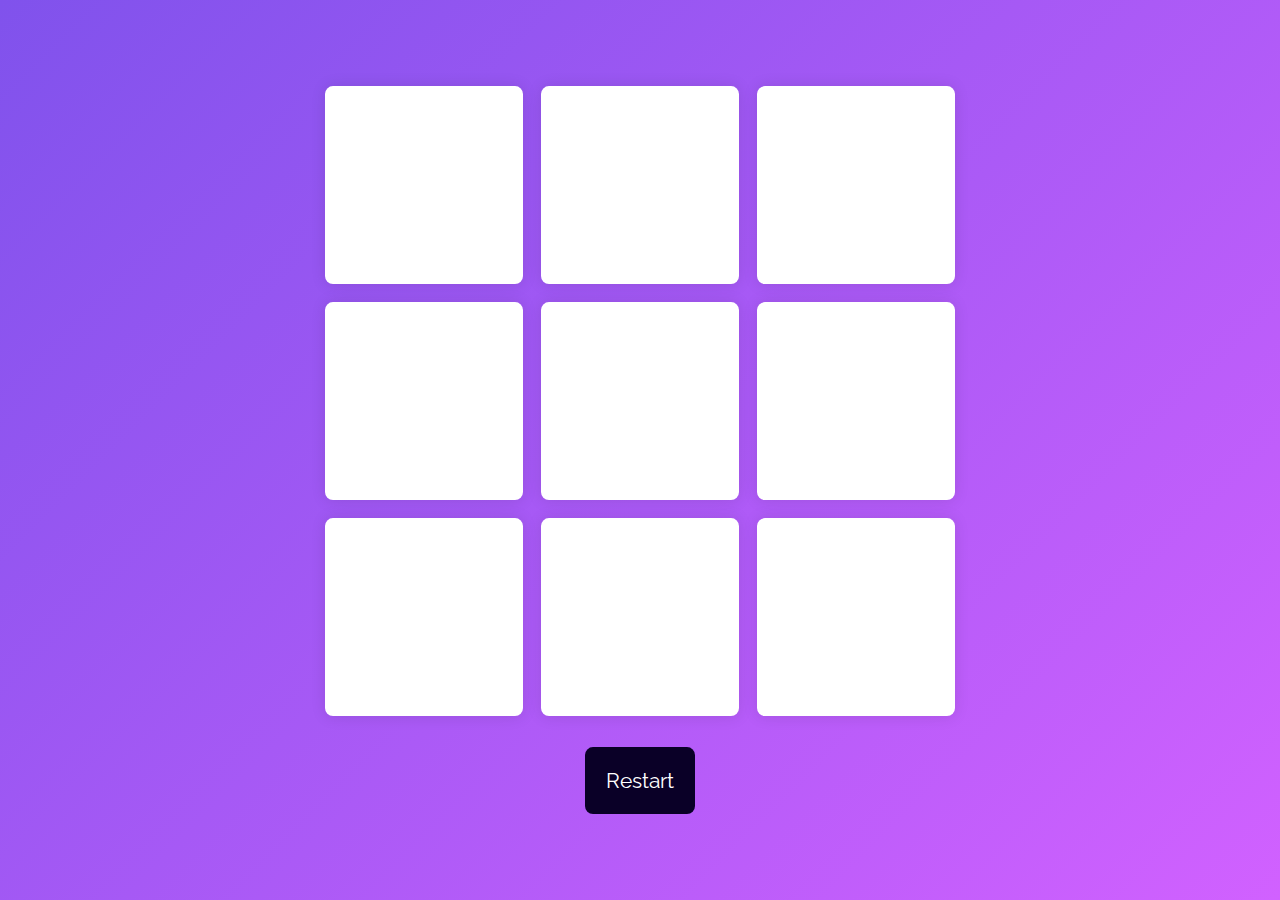
<file: tictactoe.html>
<!DOCTYPE html>
<html lang="vi">
    <meta name="viewport" content="width=device-width, initial-scale=1.0">
    <title>Tic Tac Toe</title>
    <!-- Google Fonts -->
    <link href="https://fonts.googleapis.com/css2?family=Raleway:wght@700&display=swap" rel="stylesheet">
    <!-- Stylesheet -->
    <link rel="stylesheet" href="tictactoe.css">
</head>
<body>
   <div class="wrapper">
       <div class="container">
           <button class="button-option"></button>
           <button class="button-option"></button>
           <button class="button-option"></button>
           <button class="button-option"></button>
           <button class="button-option"></button>
           <button class="button-option"></button>
           <button class="button-option"></button>
           <button class="button-option"></button>
           <button class="button-option"></button>
       </div>
       <button id="restart">Restart</button>
   </div>

   <div class="popup hide">
       <p id="message">Sample Message</p>
       <button id="new-game">New Game</button>
   </div>
   
    <!-- Script -->
    <script src="tictactoe.js"></script>
</body>
</html>
</file>
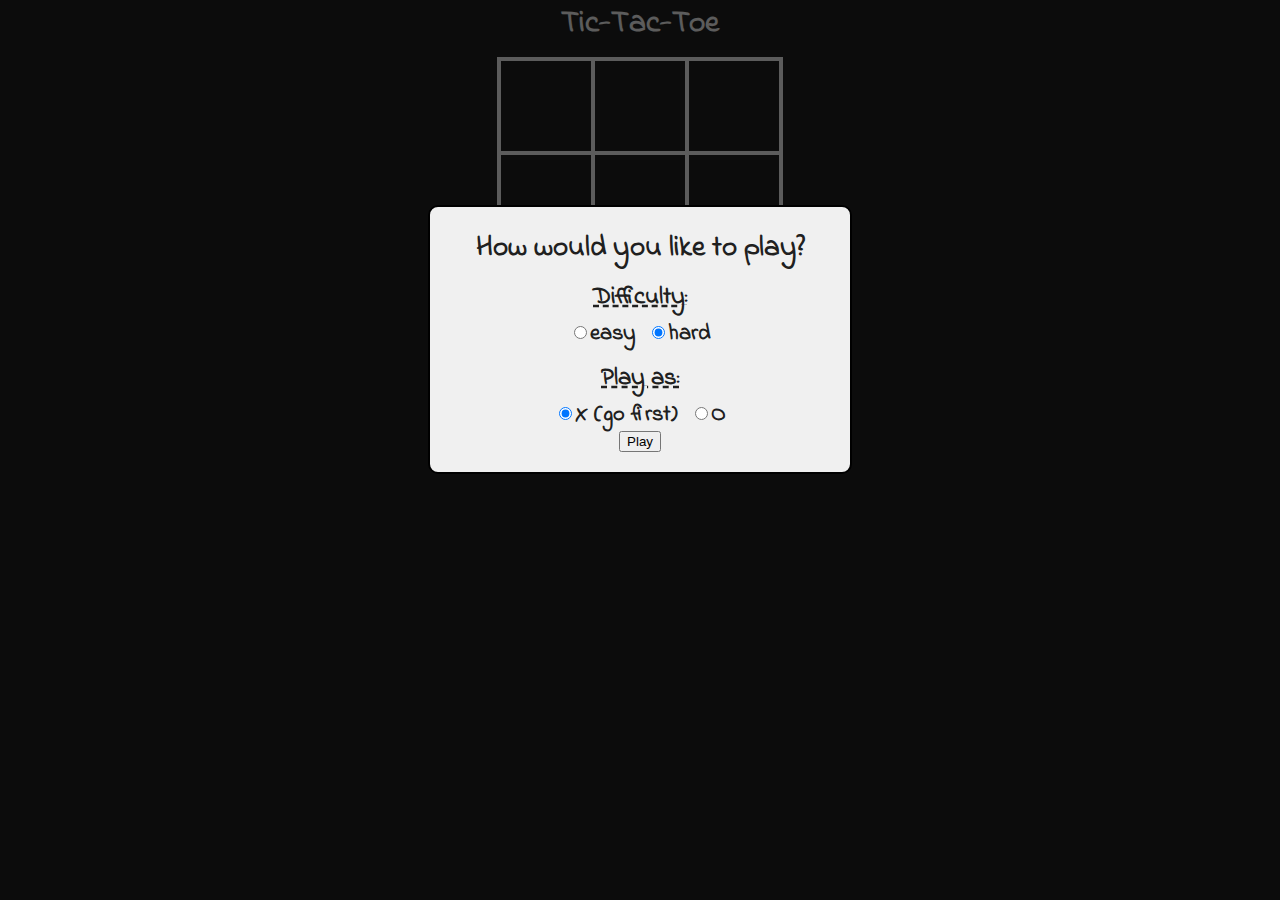
<file: tictactoeai.html>
<html lang="vi">
  <head>
    <meta charset="utf-8">
    <meta name="viewport" content="width=device-width, initial-scale=1.0">
    <title>Tic-tac-toe</title>
    <link href="https://fonts.googleapis.com/css?family=Indie+Flower" rel="stylesheet">
    <link href="tictactoeai.css" rel="stylesheet">
  </head>
  <body onload="initialize()">
    <h1>Tic-Tac-Toe</h1>
    <table id="table_game">
      <tr><td class="td_game"><div id="cell0" onclick="cellClicked(this.id)" class="fixed"></div></td><td class="td_game"><div id="cell1" onclick="cellClicked(this.id)" class="fixed"></div></td><td class="td_game"><div id="cell2" onclick="cellClicked(this.id)" class="fixed"></div></td></tr>
      <tr><td class="td_game"><div id="cell3" onclick="cellClicked(this.id)" class="fixed"></div></td><td class="td_game"><div id="cell4" onclick="cellClicked(this.id)" class="fixed"></div></td><td class="td_game"><div id="cell5" onclick="cellClicked(this.id)" class="fixed"></div></td></tr>
      <tr><td class="td_game"><div id="cell6" onclick="cellClicked(this.id)" class="fixed"></div></td><td class="td_game"><div id="cell7" onclick="cellClicked(this.id)" class="fixed"></div></td><td class="td_game"><div id="cell8" onclick="cellClicked(this.id)" class="fixed"></div></td></tr>
    </table>
    <div id="restart" title="Start new game" onclick="restartGame(true)"><span style="vertical-align:top;position:relative;top:-10px">#</span></div>
    <table>
      <tr><th class="th_list">Computer</th><th class="th_list" style="padding-right:10px;padding-left:10px">Draws</th><th class="th_list">Player</th></tr>
      <tr><td class="td_list" id="computer_score">0</td><td class="td_list" style="padding-right:10px;padding-left:10px" id="tie_score">0</td><td class="td_list" id="player_score">0</td></tr>
    </table>
    <!-- The modal dialog for announcing the winner -->
    <div id="winAnnounce" class="modal">
      <!-- Modal content -->
      <div class="modal-content">
        <span class="close" onclick="closeModal('winAnnounce')">&times;</span>
        <p id="winText"></p>
      </div>
    </div>
    <!-- The dialog for getting feedback from the user -->
    <div id="userFeedback" class="modal">
      <!-- Modal content -->
      <div class="modal-content">
        <p id="questionText"></p>
        <p><button id="yesBtn">Yes</button>&nbsp;<button id="noBtn">No</button></p>
      </div>
    </div>
    <!-- The options dialog -->
    <div id="optionsDlg" class="modal">
      <!-- Modal content -->
      <div class="modal-content">
        <h2>How would you like to play?</h2>
          <h3>Difficulty:</h3>
          <label><input type="radio" name="difficulty" id="r0" value="0">easy&nbsp;</label>
          <label><input type="radio" name="difficulty" id="r1" value="1" checked>hard</label><br>
          <h3>Play as:</h3>
          <label><input type="radio" name="player" id="rx" value="x" checked>X (go first)&nbsp;</label>
          <label><input type="radio" name="player" id="ro" value="o">O<br></label>
          <p><button id="okBtn" onclick="getOptions()">Play</button></p>
      </div>
    </div>
    <script src="tictactoeai.js"></script>
  </body>
</html>
</file>
<file: ransanmoi.css>
/* Import Google font */
@import url('https://fonts.googleapis.com/css2?family=Open+Sans:wght@400;500;600;700&display=swap');
* {
  margin: 0;
  padding: 0;
  box-sizing: border-box;
  font-family: 'Open Sans', sans-serif;
}
body {
  display: flex;
  align-items: center;
  justify-content: center;
  min-height: 100vh;
  background: #E3F2FD;
}
.wrapper {
  width: 65vmin;
  height: 60vmin;
  display: flex;
  overflow: hidden;
  flex-direction: column;
  justify-content: center;
  border-radius: 5px;
  background: #293447;
  box-shadow: 0 20px 40px rgba(52, 87, 220, 0.2);
}
.game-details {
  color: #B8C6DC;
  font-weight: 500;
  font-size: 1.2rem;
  padding: 20px 27px;
  display: flex;
  justify-content: space-between;
}
.play-board {
  height: 100%;
  width: 100%;
  display: grid;
  background: #212837;
  grid-template: repeat(30, 1fr) / repeat(30, 1fr);
}
.play-board .food {
  background: #FF003D;
}
.play-board .head {
  background: #60CBFF;
}

.controls {
  display: none;
  justify-content: space-between;
}
.controls i {
  padding: 25px 0;
  text-align: center;
  font-size: 1.3rem;
  color: #B8C6DC;
  width: calc(100% / 4);
  cursor: pointer;
  border-right: 1px solid #171B26;
}

@media screen and (max-width: 800px) {
  .wrapper {
    width: 90vmin;
    height: 115vmin;
  }
  .game-details {
    font-size: 1rem;
    padding: 15px 27px;
  }
  .controls {
    display: flex;
  }
  .controls i {
    padding: 15px 0;
    font-size: 1rem;
  }
}
</file>
<file: tictactoe.css>
* {
    padding: 0;
    margin: 0;
    box-sizing: border-box;
    font-family: "Raleway", sans-serif;
  }
  body {
    height: 100vh;
    background: linear-gradient(135deg, #8052ec, #d161ff);
  }
  html {
    font-size: 16px;
  }
  .wrapper {
    position: absolute;
    transform: translate(-50%, -50%);
    top: 50%;
    left: 50%;
  }
  .container {
    width: 70vmin;
    height: 70vmin;
    display: flex;
    flex-wrap: wrap;
    gap: 2vmin;
  }
  .button-option {
    background: #ffffff;
    height: 22vmin;
    width: 22vmin;
    border: none;
    border-radius: 8px;
    font-size: 12vmin;
    color: #d161ff;
    box-shadow: 0 0 15px rgba(0, 0, 0, 0.1);
  }
  #restart {
    font-size: 1.3em;
    padding: 1em;
    border-radius: 8px;
    background-color: #0a0027;
    color: #ffffff;
    border: none;
    position: relative;
    margin: 1.5em auto 0 auto;
    display: block;
  }
  .popup {
    background: linear-gradient(135deg, #8052ec, #d161ff);
    height: 100%;
    width: 100%;
    position: absolute;
    display: flex;
    z-index: 2;
    align-items: center;
    justify-content: center;
    flex-direction: column;
    gap: 1em;
    font-size: 12vmin;
  }
  #new-game {
    font-size: 0.6em;
    padding: 0.5em 1em;
    background-color: #0a0027;
    color: #ffffff;
    border-radius: 0.2em;
    border: none;
  }
  #message {
    color: #ffffff;
    text-align: center;
    font-size: 1em;
  }
  .popup.hide {
    display: none;
  }
</file>
<file: tictactoeai.css>
body {
    background-color: rgb(32, 32, 32);
    background-image: url("https://janschreiber.github.io/img2/black-chalk.jpg");
    color: rgb(230, 230, 230);
    text-align: center;
    font-family: 'Indie Flower', 'Comic Sans', cursive;
    font-size: 0.7em;
}
h1 {
    line-height: 1em;
    margin-bottom: 0;
    padding-bottom: 5px;
    font-size: 2.8em;
    font-weight: bold;
}
h2 {
    font-size: 1.3em;
    font-weight: bold;
    padding: 0;
    margin: 0;

}
h3 {
    font-size: 1.1em;
    text-decoration: underline;
    text-decoration-style: dashed;
    padding: 0;
    margin: 10px 0 2px 0;
}
table {
    margin: 2% auto;
    border-collapse: collapse;
}
#table_game {
    position: relative;
    font-size: 120px;
    margin: 1% auto;
    border-collapse: collapse;
}
.td_game {
    border: 4px solid rgb(230, 230, 230);
    width: 90px;
    height: 90px;
    padding: 0;
    vertical-align: middle;
    text-align: center;
}
.fixed {
    width: 90px;
    height: 90px;
    line-height: 90px;
    display: block;
    overflow: hidden;
    cursor: pointer;
}
.td_list {
    text-align: center;
    font-size: 1.3em;
    font-weight: bold;
}
.th_list {
    font-size: 1.3em;
    font-weight: bold;
    text-align: center;
    text-decoration: underline;
}
#restart {
    font-size: 3em;
    width: 1em;
    height: 0.9em;
    cursor: pointer;
    margin: 0 auto;
    overflow: hidden;
}
.x {
    color: darksalmon;
    position: relative;
    top: -8px;
    font-size: 1.2em;
    cursor: default;
}
.o {
    color: aquamarine;
    position: relative;
    top: -7px;
    font-size: 1.0em;
    cursor: default;
}

/* modal background */
.modal {
    display: none;
    position: fixed;
    z-index: 1;
    left: 0;
    top: 0;
    width: 100%;
    height: 100%;
    overflow: auto; /* enable scroll if needed */
    background-color: black; /* fallback color */
    background-color: rgba(0, 0, 0, 0.6);
}

/* modal content */
.modal-content {
    background-color: rgb(240, 240, 240);
    color: rgb(32, 32, 32);
    font-size: 2em;
    font-weight: bold;
    /* 16 % from the top and centered */
    margin: 16% auto;
    padding: 20px;
    border: 2px solid black;
    border-radius: 10px;
    width: 380px;
    max-width: 80%;
}
.modal-content p {
    margin: 0;
    padding: 0;
}

/* close button for modal dialog */
.close {
    color: rgb(170, 170, 170);
    float: right;
    position: relative;
    top: -25px;
    right: -10px;
    font-size: 34px;
    font-weight: bold;
}
.close:hover,
.close:focus {
    color: black;
    text-decoration: none;
    cursor: pointer;
}

.win-color {
    background-color: rgb(240, 240, 240);
}
</file>
